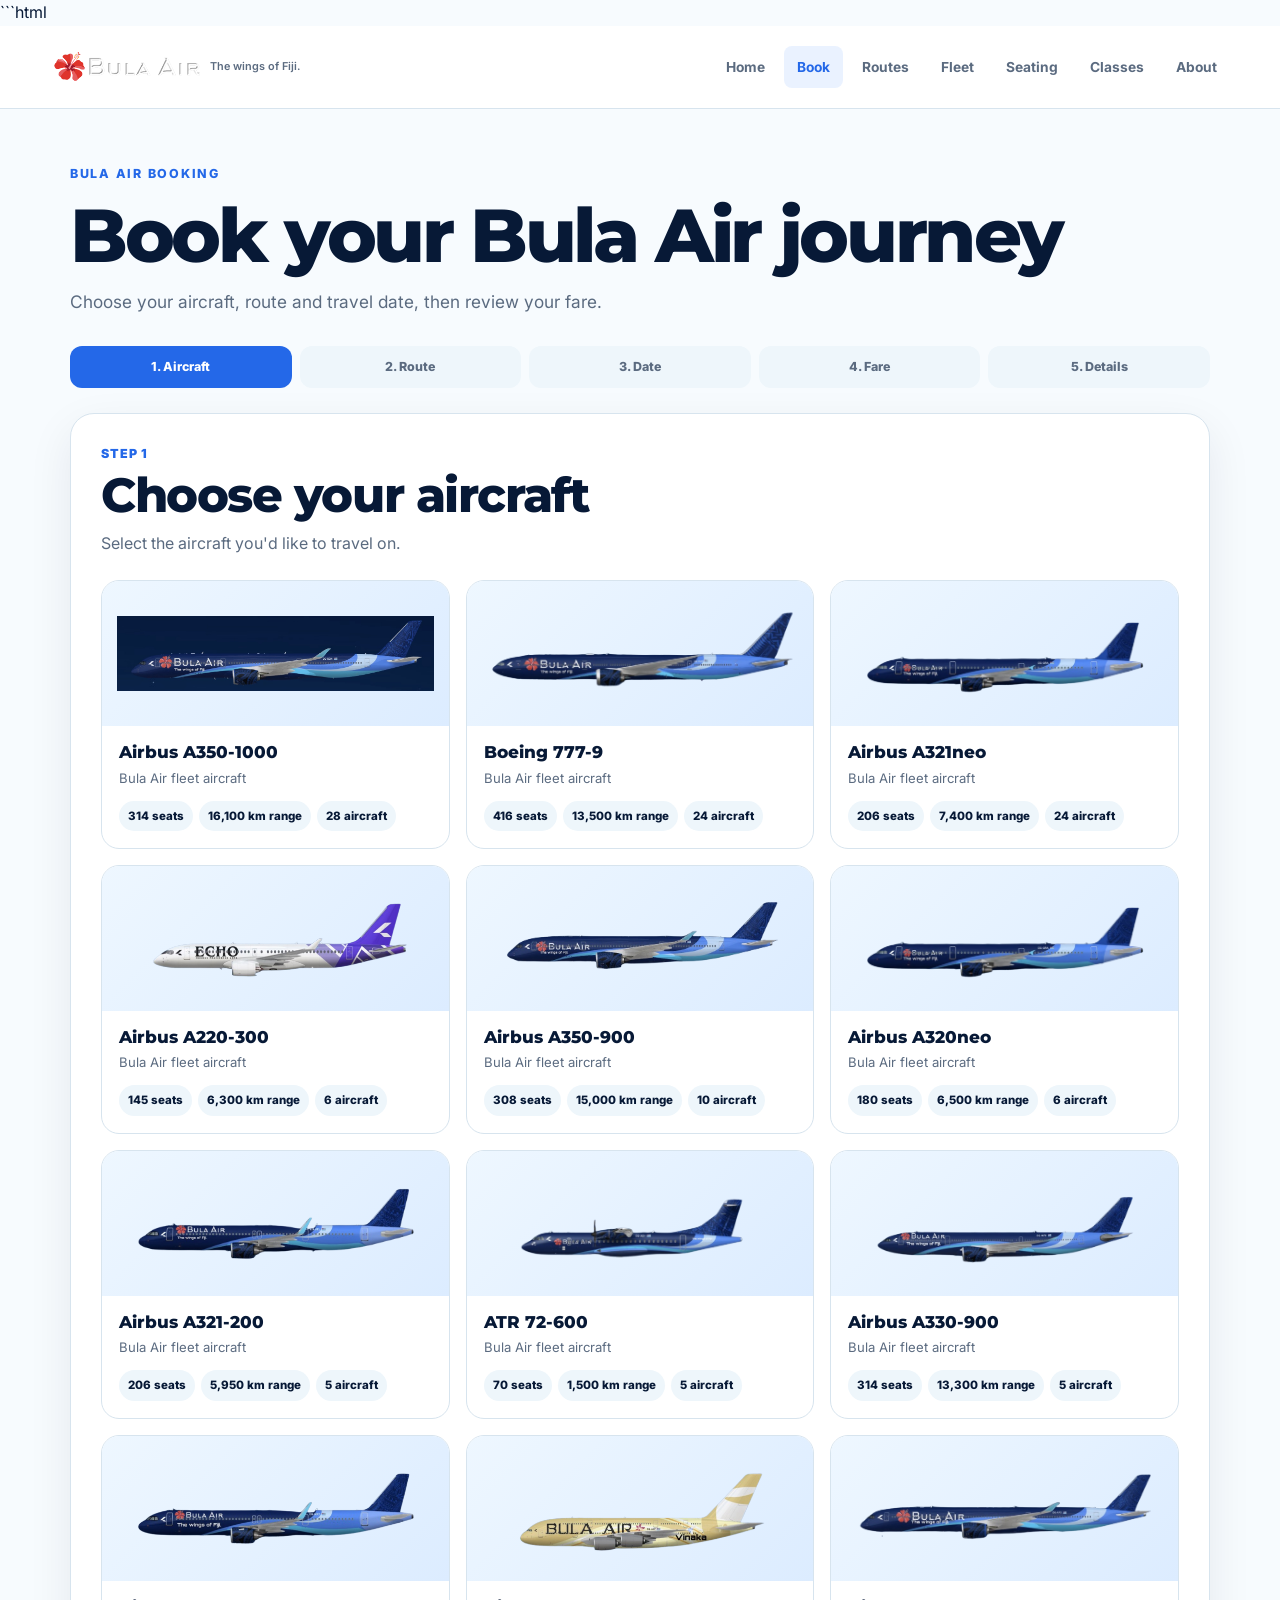
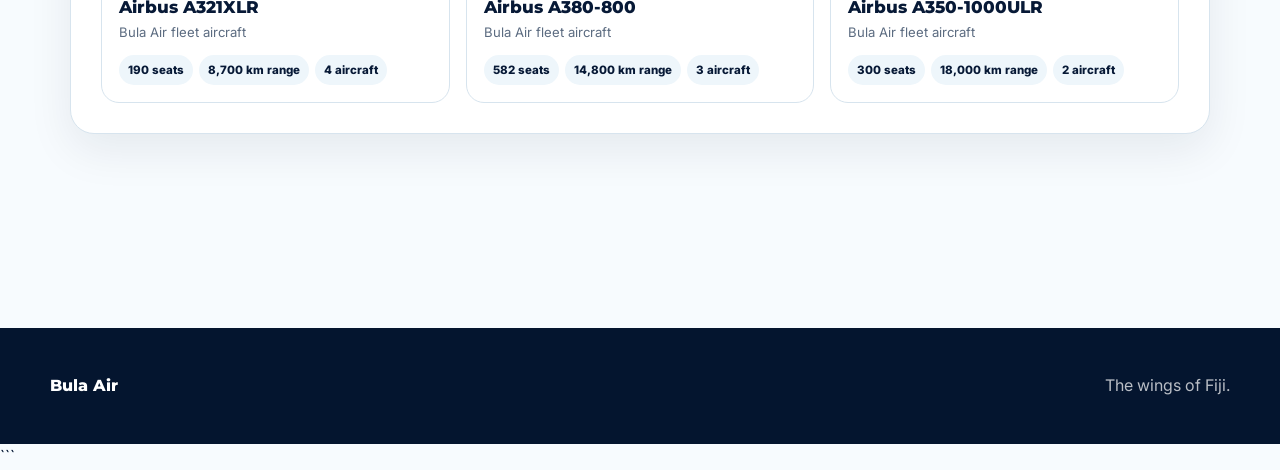
<file: pages/booking.html>
```html
<!doctype html>
<html lang="en">
<head>
  <meta charset="utf-8">
  <meta name="viewport" content="width=device-width, initial-scale=1">

  <title>Book a Flight | Bula Air</title>

  <link rel="icon" href="../assets/images/branding/hibiscus.svg" type="image/svg+xml">
  <link rel="stylesheet" href="../assets/css/style.css">
  <link rel="stylesheet" href="../assets/css/polish.css">

  <style>
    .booking-page {
      max-width: 1180px;
      margin: 0 auto;
      padding: 55px 20px 90px;
    }

    .booking-hero {
      margin-bottom: 30px;
    }

    .booking-hero .eyebrow {
      margin-bottom: 8px;
    }

    .booking-hero h1 {
      margin-bottom: 10px;
    }

    .booking-panel {
      background: #fff;
      border: 1px solid var(--line);
      border-radius: 24px;
      padding: 30px;
      box-shadow: 0 16px 45px rgba(7, 25, 54, .08);
      margin-bottom: 24px;
    }

    .booking-step {
      display: none;
    }

    .booking-step.active {
      display: block;
    }

    .step-heading {
      margin-bottom: 24px;
    }

    .step-heading h2 {
      margin: 4px 0 8px;
    }

    .step-heading p {
      margin: 0;
      color: var(--muted);
    }

    .step-number {
      font-size: .78rem;
      font-weight: 900;
      color: var(--blue);
      text-transform: uppercase;
      letter-spacing: .08em;
    }

    /* Progress */

    .booking-progress {
      display: grid;
      grid-template-columns: repeat(5, 1fr);
      gap: 8px;
      margin-bottom: 25px;
    }

    .progress-item {
      padding: 11px 8px;
      border-radius: 12px;
      background: var(--mist);
      color: var(--muted);
      text-align: center;
      font-size: .78rem;
      font-weight: 800;
      transition: .2s ease;
    }

    .progress-item.active {
      background: var(--blue);
      color: #fff;
    }

    .progress-item.complete {
      background: #eaf5ff;
      color: var(--blue);
    }

    /* Aircraft */

    .aircraft-grid {
      display: grid;
      grid-template-columns: repeat(3, 1fr);
      gap: 16px;
    }

    .aircraft-card {
      border: 1px solid var(--line);
      border-radius: 18px;
      background: #fff;
      overflow: hidden;
      cursor: pointer;
      transition:
        transform .18s ease,
        box-shadow .18s ease,
        border-color .18s ease;
    }

    .aircraft-card:hover {
      transform: translateY(-3px);
      box-shadow: 0 12px 30px rgba(7, 25, 54, .10);
    }

    .aircraft-card.selected {
      border-color: var(--blue);
      box-shadow: 0 0 0 3px rgba(36, 104, 232, .12);
    }

    .aircraft-image {
      height: 145px;
      background: linear-gradient(135deg, #eef7ff, #dcecff);
      display: flex;
      align-items: center;
      justify-content: center;
      padding: 15px;
    }

    .aircraft-image img {
      max-width: 100%;
      max-height: 115px;
      object-fit: contain;
    }

    .aircraft-info {
      padding: 17px;
    }

    .aircraft-info h3 {
      margin: 0 0 5px;
      font-size: 1.05rem;
    }

    .aircraft-info p {
      margin: 0 0 12px;
      color: var(--muted);
      font-size: .82rem;
    }

    .aircraft-meta,
    .route-details {
      display: flex;
      flex-wrap: wrap;
      gap: 6px;
    }

    .booking-pill {
      padding: 6px 9px;
      border-radius: 999px;
      background: var(--mist);
      color: var(--ink);
      font-size: .72rem;
      font-weight: 800;
    }

    /* Routes */

    .route-grid {
      display: grid;
      gap: 13px;
    }

    .route-card {
      border: 1px solid var(--line);
      border-radius: 17px;
      padding: 18px;
      display: grid;
      grid-template-columns: 1fr auto;
      gap: 20px;
      align-items: center;
      cursor: pointer;
      background: #fff;
      transition: .18s ease;
    }

    .route-card:hover {
      border-color: var(--blue);
      box-shadow: 0 8px 25px rgba(7, 25, 54, .07);
    }

    .route-card.selected {
      border-color: var(--blue);
      box-shadow: 0 0 0 3px rgba(36, 104, 232, .12);
    }

    .route-flight-number {
      font-size: .76rem;
      color: var(--blue);
      font-weight: 900;
      margin-bottom: 8px;
    }

    .route-main {
      display: grid;
      grid-template-columns: 1fr auto 1fr;
      gap: 20px;
      align-items: center;
    }

    .airport-code {
      font-size: 1.5rem;
      font-weight: 900;
    }

    .route-time {
      color: var(--muted);
      font-size: .85rem;
      margin-top: 2px;
    }

    .route-arrow {
      color: var(--blue);
      font-weight: 900;
      font-size: 1.3rem;
    }

    .route-details {
      margin-top: 10px;
    }

    .route-price {
      text-align: right;
    }

    .route-price small {
      color: var(--muted);
      display: block;
      font-size: .72rem;
    }

    .route-price strong {
      display: block;
      font-size: 1.35rem;
      margin: 3px 0 10px;
    }

    /* Inputs */

    .date-box {
      max-width: 500px;
    }

    .date-box label,
    .passenger-field label {
      display: block;
      font-weight: 800;
      margin-bottom: 8px;
    }

    .date-box input,
    .booking-input,
    .booking-select {
      width: 100%;
      min-height: 52px;
      border: 1px solid var(--line-dark);
      border-radius: 13px;
      padding: 0 14px;
      background: #fff;
      color: var(--ink);
      font: inherit;
      outline: none;
      box-sizing: border-box;
    }

    .date-box input:focus,
    .booking-input:focus,
    .booking-select:focus {
      border-color: var(--blue);
      box-shadow: 0 0 0 3px rgba(36, 104, 232, .12);
    }

    /* Fare */

    .price-summary {
      background: linear-gradient(135deg, #f5faff, #edf5ff);
      border: 1px solid #dbeaff;
      border-radius: 20px;
      padding: 24px;
      margin-bottom: 22px;
    }

    .price-summary h3 {
      margin-top: 0;
    }

    .price-row {
      display: flex;
      justify-content: space-between;
      gap: 20px;
      padding: 9px 0;
      color: var(--muted);
    }

    .price-row strong {
      color: var(--ink);
      text-align: right;
    }

    .price-row.total {
      margin-top: 10px;
      padding-top: 17px;
      border-top: 1px solid #cddff2;
      color: var(--ink);
      font-weight: 900;
      font-size: 1.2rem;
    }

    .passenger-grid {
      display: grid;
      grid-template-columns: 1fr 1fr;
      gap: 16px;
    }

    .passenger-field {
      display: flex;
      flex-direction: column;
      gap: 7px;
    }

    .passenger-field.full {
      grid-column: 1 / -1;
    }

    .passenger-field label {
      font-size: .86rem;
    }

    .booking-actions {
      display: flex;
      justify-content: space-between;
      gap: 12px;
      margin-top: 25px;
    }

    /* Success */

    .success-panel {
      text-align: center;
      padding: 45px 25px;
    }

    .success-icon {
      width: 70px;
      height: 70px;
      border-radius: 50%;
      margin: 0 auto 20px;
      display: flex;
      align-items: center;
      justify-content: center;
      background: #eaf8f0;
      color: #167342;
      font-size: 2rem;
      font-weight: 900;
    }

    .booking-reference {
      display: inline-block;
      margin: 15px 0 25px;
      padding: 12px 18px;
      border-radius: 12px;
      background: var(--mist);
      color: var(--blue);
      font-weight: 900;
      letter-spacing: .08em;
      font-size: 1.15rem;
    }

    .confirmation-card {
      max-width: 650px;
      margin: 0 auto 25px;
      text-align: left;
      border: 1px solid var(--line);
      border-radius: 17px;
      padding: 20px;
      background: #fff;
    }

    .confirmation-row {
      display: flex;
      justify-content: space-between;
      gap: 15px;
      padding: 9px 0;
      border-bottom: 1px solid var(--line);
    }

    .confirmation-row:last-child {
      border-bottom: 0;
    }

    .confirmation-row span:first-child {
      color: var(--muted);
    }

    /* Status */

    .booking-status {
      padding: 15px;
      border-radius: 14px;
      background: var(--mist);
      color: var(--ink);
      font-weight: 700;
      margin-bottom: 18px;
    }

    .booking-status.error {
      background: #fff1f1;
      color: #a42626;
    }

    .booking-empty {
      padding: 30px;
      text-align: center;
      border: 1px dashed var(--line-dark);
      border-radius: 17px;
      color: var(--muted);
    }

    @media (max-width: 900px) {
      .aircraft-grid {
        grid-template-columns: 1fr 1fr;
      }
    }

    @media (max-width: 650px) {
      .booking-page {
        padding: 35px 15px 70px;
      }

      .booking-panel {
        padding: 20px;
      }

      .booking-progress {
        grid-template-columns: 1fr;
      }

      .aircraft-grid {
        grid-template-columns: 1fr;
      }

      .route-card {
        grid-template-columns: 1fr;
      }

      .route-price {
        text-align: left;
      }

      .route-main {
        grid-template-columns: 1fr;
        gap: 4px;
      }

      .route-arrow {
        display: none;
      }

      .passenger-grid {
        grid-template-columns: 1fr;
      }

      .passenger-field.full {
        grid-column: auto;
      }

      .booking-actions {
        flex-direction: column;
      }

      .price-row {
        flex-direction: column;
        gap: 3px;
      }

      .price-row strong {
        text-align: left;
      }
    }
  </style>
</head>

<body data-page="booking">

<header class="site-header">
  <div class="container nav-shell">

    <a class="brand brand-logo" href="index.html" aria-label="Bula Air home">
      <img
        src="../assets/images/branding/bula-air-logo.png"
        alt="Bula Air logo"
      >
      <small>The wings of Fiji.</small>
    </a>

    <nav class="nav-links" aria-label="Main navigation">
      <a href="index.html">Home</a>
      <a href="booking.html" aria-current="page">Book</a>
      <a href="routes.html">Routes</a>
      <a href="fleet.html">Fleet</a>
      <a href="seating.html">Seating</a>
      <a href="classes.html">Classes</a>
      <a href="about.html">About</a>
    </nav>

  </div>
</header>

<main class="booking-page">

  <section class="booking-hero">
    <p class="eyebrow">Bula Air Booking</p>

    <h1>Book your Bula Air journey</h1>

    <p class="lead">
      Choose your aircraft, route and travel date, then review your fare.
    </p>
  </section>


  <!-- PROGRESS -->

  <div class="booking-progress">

    <div class="progress-item active" data-progress="1">
      1. Aircraft
    </div>

    <div class="progress-item" data-progress="2">
      2. Route
    </div>

    <div class="progress-item" data-progress="3">
      3. Date
    </div>

    <div class="progress-item" data-progress="4">
      4. Fare
    </div>

    <div class="progress-item" data-progress="5">
      5. Details
    </div>

  </div>


  <div id="booking-status" class="booking-status" hidden></div>


  <!-- STEP 1 -->

  <section
    class="booking-panel booking-step active"
    id="step-aircraft"
  >

    <div class="step-heading">

      <span class="step-number">
        Step 1
      </span>

      <h2>
        Choose your aircraft
      </h2>

      <p>
        Select the aircraft you'd like to travel on.
      </p>

    </div>

    <div
      id="aircraft-grid"
      class="aircraft-grid"
    ></div>

  </section>


  <!-- STEP 2 -->

  <section
    class="booking-panel booking-step"
    id="step-route"
  >

    <div class="step-heading">

      <span class="step-number">
        Step 2
      </span>

      <h2>
        Choose your route
      </h2>

      <p id="route-description">
        Routes operated by your selected aircraft.
      </p>

    </div>

    <div
      id="route-grid"
      class="route-grid"
    ></div>

    <div class="booking-actions">

      <button
        type="button"
        class="button button-secondary"
        id="back-aircraft"
      >
        Back
      </button>

    </div>

  </section>


  <!-- STEP 3 -->

  <section
    class="booking-panel booking-step"
    id="step-date"
  >

    <div class="step-heading">

      <span class="step-number">
        Step 3
      </span>

      <h2>
        Choose your travel date
      </h2>

      <p id="date-description">
        Select a date for your chosen service.
      </p>

    </div>

    <div class="date-box">

      <label for="travel-date">
        Departure date
      </label>

      <input
        id="travel-date"
        type="date"
        required
      >

    </div>

    <div class="booking-actions">

      <button
        type="button"
        class="button button-secondary"
        id="back-route"
      >
        Back
      </button>

      <button
        type="button"
        class="button button-primary"
        id="continue-date"
      >
        Calculate fare
      </button>

    </div>

  </section>


  <!-- STEP 4 -->

  <section
    class="booking-panel booking-step"
    id="step-fare"
  >

    <div class="step-heading">

      <span class="step-number">
        Step 4
      </span>

      <h2>
        Your fare
      </h2>

      <p>
        Review your flight and select your cabin and passenger count.
      </p>

    </div>


    <div class="price-summary">

      <h3 id="fare-route-title">
        Your Bula Air flight
      </h3>

      <div class="price-row">
        <span>Aircraft</span>
        <strong id="fare-aircraft"></strong>
      </div>

      <div class="price-row">
        <span>Departure</span>
        <strong id="fare-departure"></strong>
      </div>

      <div class="price-row">
        <span>Arrival</span>
        <strong id="fare-arrival"></strong>
      </div>

      <div class="price-row">
        <span>Travel date</span>
        <strong id="fare-date"></strong>
      </div>

      <div class="price-row">
        <span>Cabin</span>
        <strong id="fare-cabin-display"></strong>
      </div>

      <div class="price-row">
        <span>Passengers</span>
        <strong id="fare-passengers"></strong>
      </div>

      <div class="price-row">
        <span>Base fare</span>
        <strong id="fare-base"></strong>
      </div>

      <div class="price-row total">
        <span>Total</span>
        <strong id="fare-total"></strong>
      </div>

    </div>


    <div class="passenger-grid">

      <div class="passenger-field">

        <label for="fare-passenger-count">
          Passengers
        </label>

        <select
          id="fare-passenger-count"
          class="booking-select"
        >

          <option value="1">
            1 passenger
          </option>

          <option value="2">
            2 passengers
          </option>

          <option value="3">
            3 passengers
          </option>

          <option value="4">
            4 passengers
          </option>

          <option value="5">
            5 passengers
          </option>

          <option value="6">
            6 passengers
          </option>

          <option value="7">
            7 passengers
          </option>

          <option value="8">
            8 passengers
          </option>

          <option value="9">
            9 passengers
          </option>

        </select>

      </div>


      <div class="passenger-field">

        <label for="fare-cabin">
          Cabin
        </label>

        <select
          id="fare-cabin"
          class="booking-select"
        >

          <option value="economy">
            Economy
          </option>

          <option value="premium-economy">
            Premium Economy
          </option>

          <option value="business">
            Business
          </option>

          <option value="first">
            First Class
          </option>

        </select>

      </div>

    </div>


    <div class="booking-actions">

      <button
        type="button"
        class="button button-secondary"
        id="back-date"
      >
        Back
      </button>

      <button
        type="button"
        class="button button-primary"
        id="continue-details"
      >
        Continue
      </button>

    </div>

  </section>


  <!-- STEP 5 -->

  <section
    class="booking-panel booking-step"
    id="step-details"
  >

    <div class="step-heading">

      <span class="step-number">
        Step 5
      </span>

      <h2>
        Passenger details
      </h2>

      <p>
        Enter the details for the passenger or travelling family.
      </p>

    </div>


    <form id="passenger-form">

      <div class="passenger-grid">

        <div class="passenger-field full">

          <label for="family-name">
            Passenger / Family Name
          </label>

          <input
            id="family-name"
            class="booking-input"
            type="text"
            name="familyName"
            required
            autocomplete="family-name"
            placeholder="Enter passenger or family name"
          >

        </div>


        <div class="passenger-field">

          <label for="contact-email">
            Email
          </label>

          <input
            id="contact-email"
            class="booking-input"
            type="email"
            name="email"
            required
            autocomplete="email"
            placeholder="you@example.com"
          >

        </div>


        <div class="passenger-field">

          <label for="contact-phone">
            Phone
          </label>

          <input
            id="contact-phone"
            class="booking-input"
            type="tel"
            name="phone"
            autocomplete="tel"
            placeholder="Phone number"
          >

        </div>

      </div>


      <div class="booking-actions">

        <button
          type="button"
          class="button button-secondary"
          id="back-fare"
        >
          Back
        </button>

        <button
          type="submit"
          class="button button-primary"
        >
          Confirm booking
        </button>

      </div>

    </form>

  </section>


  <!-- SUCCESS -->

  <section
    class="booking-panel booking-step success-panel"
    id="step-success"
  >

    <div class="success-icon">
      ✓
    </div>

    <p class="eyebrow">
      Booking confirmed
    </p>

    <h2>
      Vinaka! Your booking was successful.
    </h2>

    <p>
      Your Bula Air journey has been saved successfully.
    </p>


    <div
      class="booking-reference"
      id="success-reference"
    >
      BA000000
    </div>


    <div class="confirmation-card">

      <div class="confirmation-row">
        <span>Passenger / Family</span>
        <strong id="success-name"></strong>
      </div>

      <div class="confirmation-row">
        <span>Flight</span>
        <strong id="success-flight"></strong>
      </div>

      <div class="confirmation-row">
        <span>Aircraft</span>
        <strong id="success-aircraft"></strong>
      </div>

      <div class="confirmation-row">
        <span>Route</span>
        <strong id="success-route"></strong>
      </div>

      <div class="confirmation-row">
        <span>Date</span>
        <strong id="success-date"></strong>
      </div>

      <div class="confirmation-row">
        <span>Cabin</span>
        <strong id="success-cabin"></strong>
      </div>

      <div class="confirmation-row">
        <span>Passengers</span>
        <strong id="success-passengers"></strong>
      </div>

      <div class="confirmation-row">
        <span>Total paid</span>
        <strong id="success-total"></strong>
      </div>

    </div>


    <a
      href="index.html"
      class="button button-primary"
    >
      Return home
    </a>

  </section>

</main>


<footer class="site-footer">

  <div class="container footer-grid">

    <strong>
      Bula Air
    </strong>

    <span>
      The wings of Fiji.
    </span>

  </div>

</footer>


<script src="../assets/js/booking.js"></script>

</body>
</html>
```
</file>
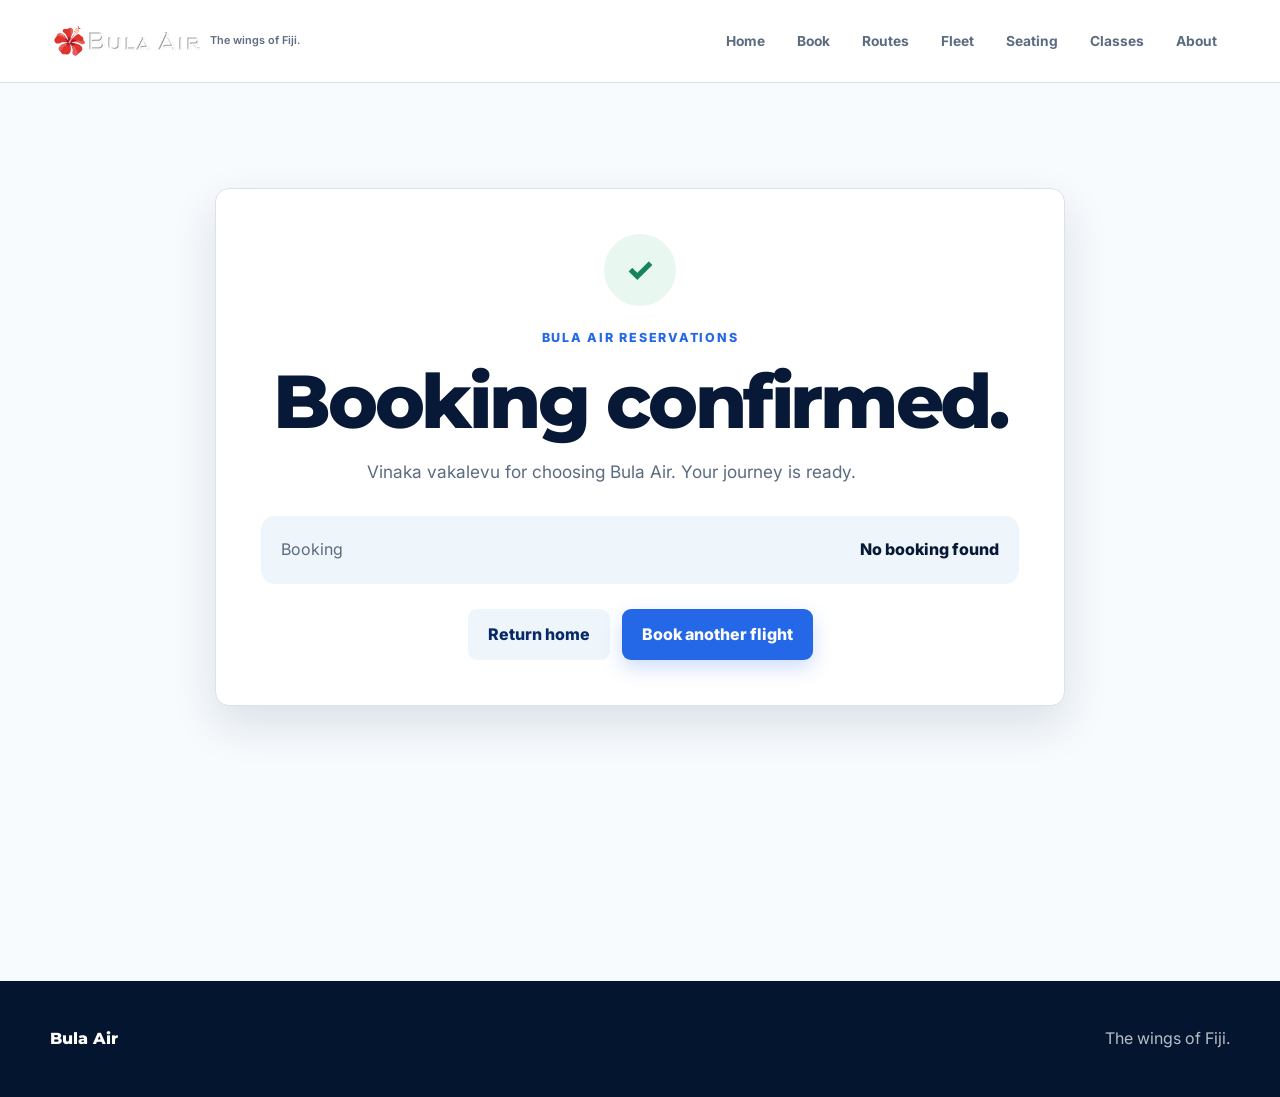
<file: pages/confirmation.html>
<!DOCTYPE html>
<html lang="en">

<head>

    <meta charset="UTF-8">
    <meta
        name="viewport"
        content="width=device-width, initial-scale=1.0"
    >

    <title>Booking Confirmed | Bula Air</title>

    <link
        rel="icon"
        href="../assets/images/branding/hibiscus.svg"
        type="image/svg+xml"
    >

    <link
        rel="stylesheet"
        href="../assets/css/style.css"
    >

    <link
        rel="stylesheet"
        href="../assets/css/polish.css"
    >

</head>


<body data-page="confirmation">


<header class="site-header">

    <div class="container nav-shell">

        <a
            class="brand brand-logo"
            href="index.html"
            aria-label="Bula Air home"
        >

            <img
                src="../assets/images/branding/bula-air-logo.png"
                alt="Bula Air logo"
            >

            <small>The wings of Fiji.</small>

        </a>


        <nav
            class="nav-links"
            aria-label="Main navigation"
        >

            <a href="index.html">Home</a>

            <a href="booking.html">Book</a>

            <a href="routes.html">Routes</a>

            <a href="fleet.html">Fleet</a>

            <a href="seating.html">Seating</a>

            <a href="classes.html">Classes</a>

            <a href="about.html">About</a>

        </nav>

    </div>

</header>


<main class="container page">

    <section class="confirmation-panel">

        <div class="confirmation-icon">
            ✓
        </div>


        <p class="eyebrow">
            Bula Air reservations
        </p>


        <h1>
            Booking confirmed.
        </h1>


        <p class="lead">
            Vinaka vakalevu for choosing Bula Air.
            Your journey is ready.
        </p>


        <div
            id="confirmation-details"
            class="booking-summary"
        ></div>


        <div
            style="
                display:flex;
                gap:12px;
                justify-content:center;
                flex-wrap:wrap;
                margin-top:25px;
            "
        >

            <a
                href="index.html"
                class="button button-secondary"
            >
                Return home
            </a>


            <a
                href="booking.html"
                class="button button-primary"
            >
                Book another flight
            </a>

        </div>

    </section>

</main>


<footer class="site-footer">

    <div class="container footer-grid">

        <strong>Bula Air</strong>

        <span>
            The wings of Fiji.
        </span>

    </div>

</footer>


<script>

const booking =
    JSON.parse(
        sessionStorage.getItem(
            "bulaAirBooking"
        )
    );


const details =
    document.getElementById(
        "confirmation-details"
    );


if (!booking) {

    details.innerHTML = `

        <div class="booking-summary-row">

            <span class="booking-summary-label">
                Booking
            </span>

            <strong class="booking-summary-value">
                No booking found
            </strong>

        </div>

    `;

} else {

    const passengerNames =
        booking.passengerDetails
            .map(
                passenger =>
                    `${passenger.firstName} ${passenger.lastName}`
            )
            .join(", ");


    const total =
        booking.flight.price *
        booking.passengers;


    details.innerHTML = `

        <div class="booking-summary-row">

            <span class="booking-summary-label">
                Confirmation
            </span>

            <strong class="booking-summary-value">
                ${booking.confirmationNumber}
            </strong>

        </div>


        <div class="booking-summary-row">

            <span class="booking-summary-label">
                Flight
            </span>

            <strong class="booking-summary-value">
                ${booking.flight.flight}
            </strong>

        </div>


        <div class="booking-summary-row">

            <span class="booking-summary-label">
                Route
            </span>

            <strong class="booking-summary-value">
                ${booking.from}
                →
                ${booking.to}
            </strong>

        </div>


        <div class="booking-summary-row">

            <span class="booking-summary-label">
                Departure
            </span>

            <strong class="booking-summary-value">
                ${booking.departure}
            </strong>

        </div>


        <div class="booking-summary-row">

            <span class="booking-summary-label">
                Passengers
            </span>

            <strong class="booking-summary-value">
                ${passengerNames}
            </strong>

        </div>


        <div class="booking-summary-row">

            <span class="booking-summary-label">
                Seats
            </span>

            <strong class="booking-summary-value">
                ${booking.selectedSeats
                    ? booking.selectedSeats.join(", ")
                    : "Selected"
                }
            </strong>

        </div>


        <div class="booking-summary-row">

            <span class="booking-summary-label">
                Total
            </span>

            <strong class="booking-summary-value">
                NZ$${total}
            </strong>

        </div>

    `;
}

</script>

</body>

</html>
</file>
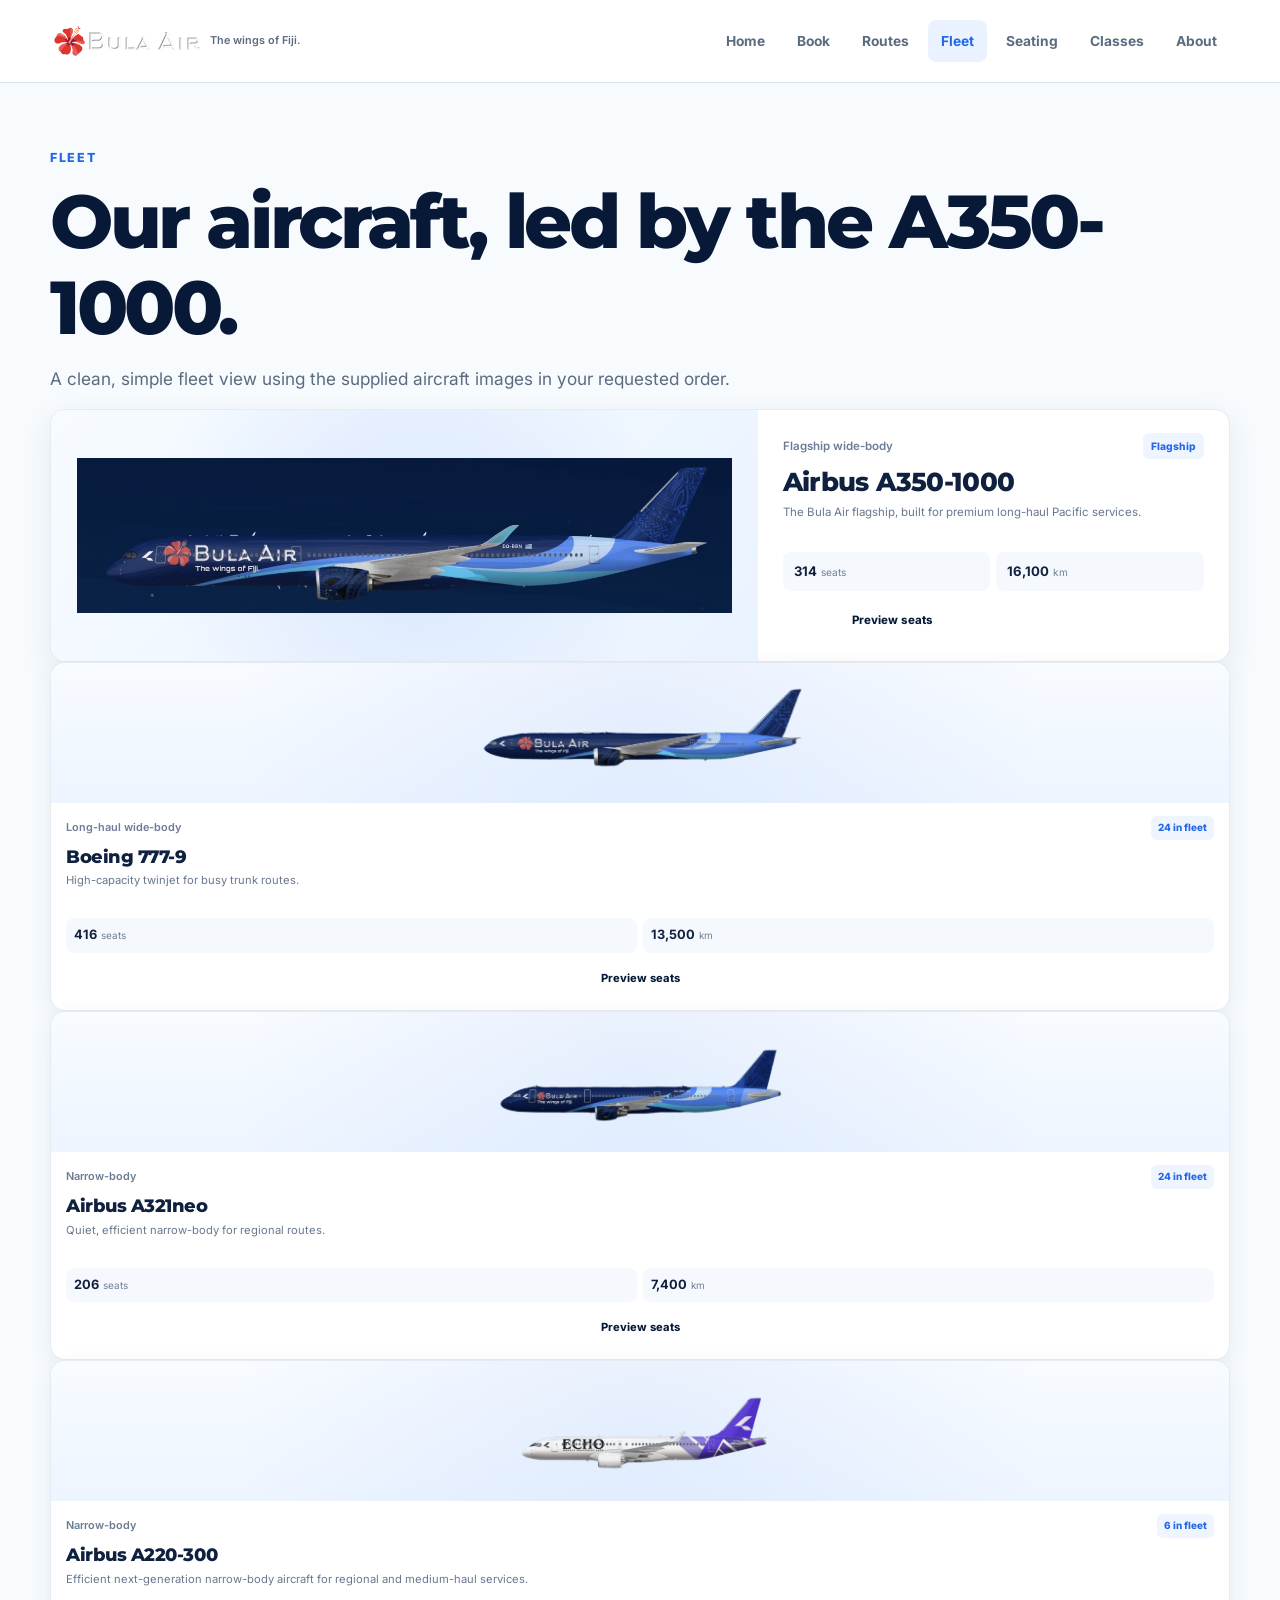
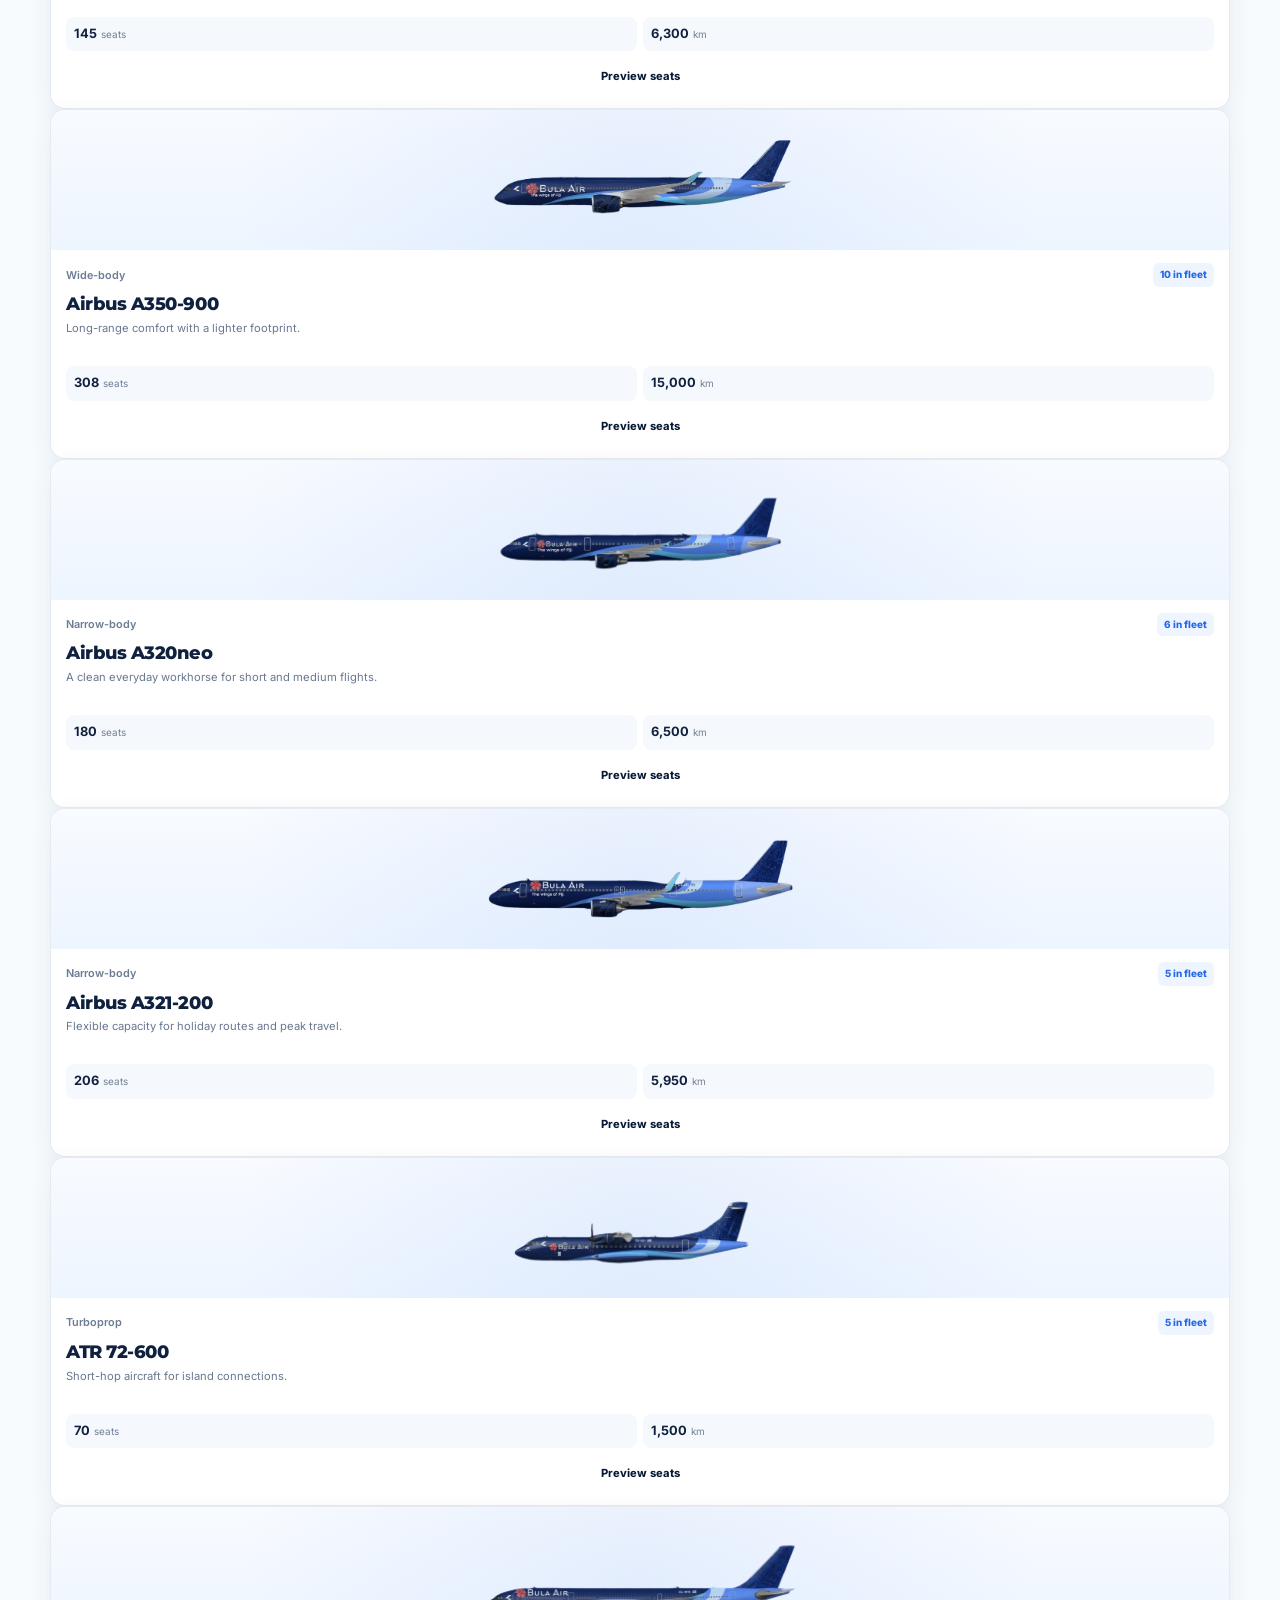
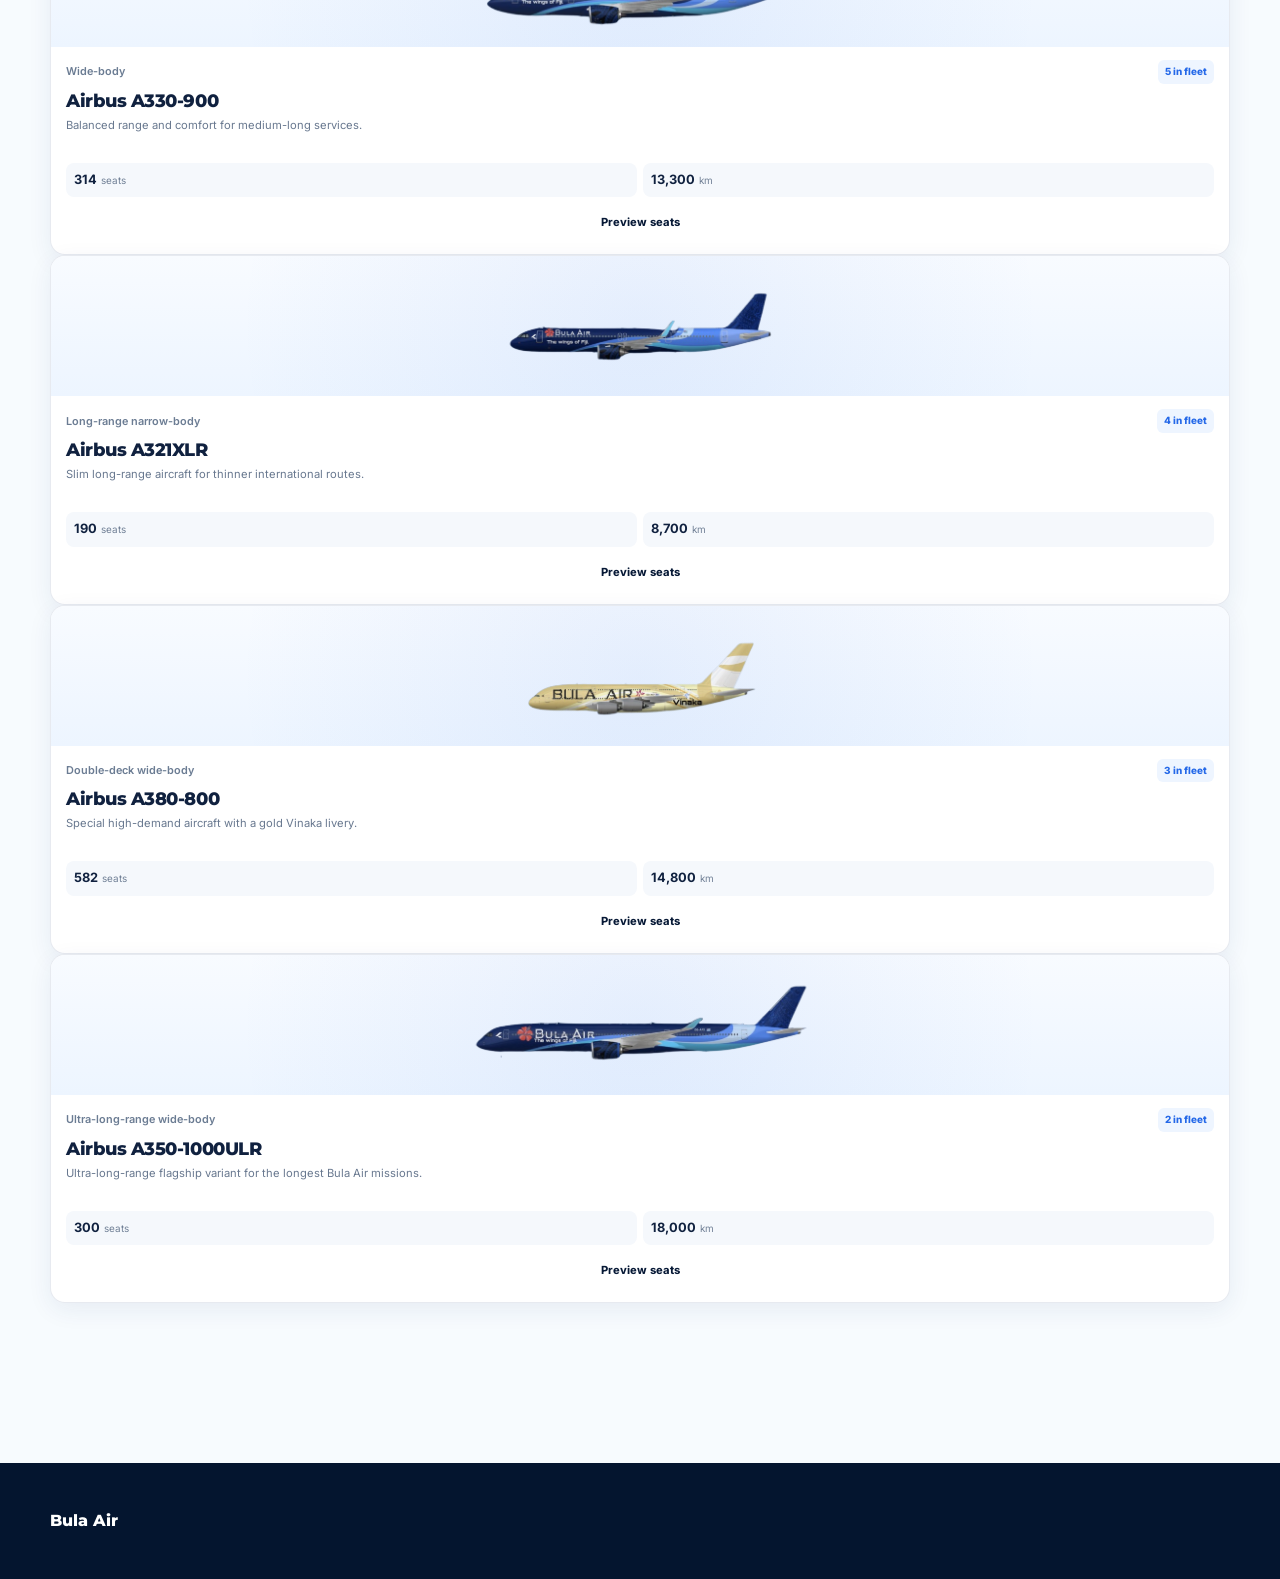
<file: pages/fleet.html>
<!doctype html>
<html lang="en">
<head>
  <meta charset="utf-8">
  <meta name="viewport" content="width=device-width, initial-scale=1">
  <title>Fleet | Bula Air</title>
  <link rel="icon" href="../assets/images/branding/hibiscus.svg" type="image/svg+xml">
  <link rel="shortcut icon" href="../assets/images/branding/hibiscus.svg">
  <link rel="mask-icon" href="../assets/images/branding/hibiscus.svg" color="#2468e8">
  <link rel="stylesheet" href="../assets/css/style.css">
  <link rel="stylesheet" href="../assets/css/polish.css">
</head>
<body data-page="fleet">
  <header class="site-header">
    <div class="container nav-shell">
      <a class="brand brand-logo" href="index.html" aria-label="Bula Air home"><img src="../assets/images/branding/bula-air-logo.png" alt="Bula Air logo"><small>The wings of Fiji.</small></a>
      <nav class="nav-links" aria-label="Main navigation"><a href="index.html">Home</a><a href="booking.html">Book</a><a href="routes.html">Routes</a><a href="fleet.html" aria-current="page">Fleet</a><a href="seating.html">Seating</a><a href="classes.html">Classes</a><a href="about.html">About</a></nav>
    </div>
  </header>
  <main class="container page">
    <p class="eyebrow">Fleet</p>
    <h1>Our aircraft, led by the A350-1000.</h1>
    <p class="lead">A clean, simple fleet view using the supplied aircraft images in your requested order.</p>
    <div id="fleet-list" class="feature-grid" aria-live="polite">Loading fleet...</div>
  </main>
    <footer class="site-footer"><div class="container footer-grid"><strong>Bula Air</strong><span></span></div></footer>
  <script src="../assets/js/main.js"></script>
</body>
</html>
</file>
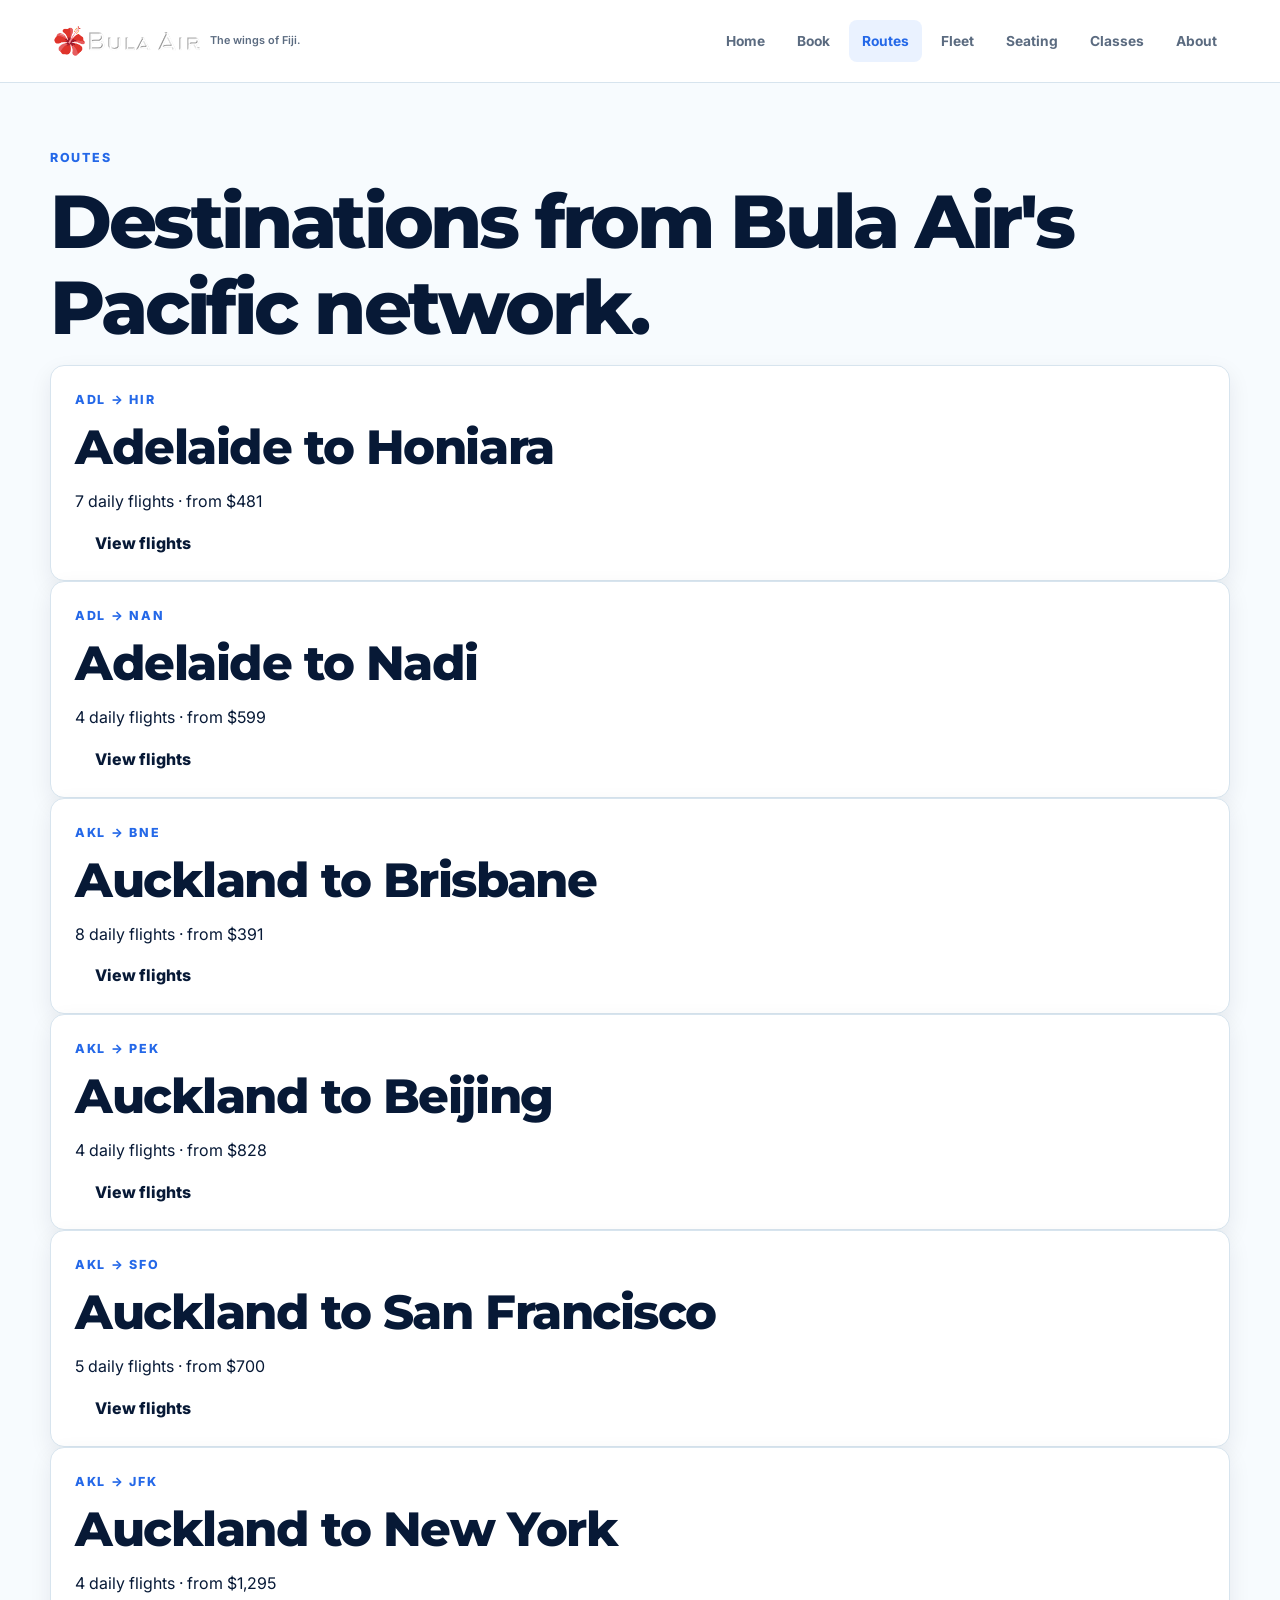
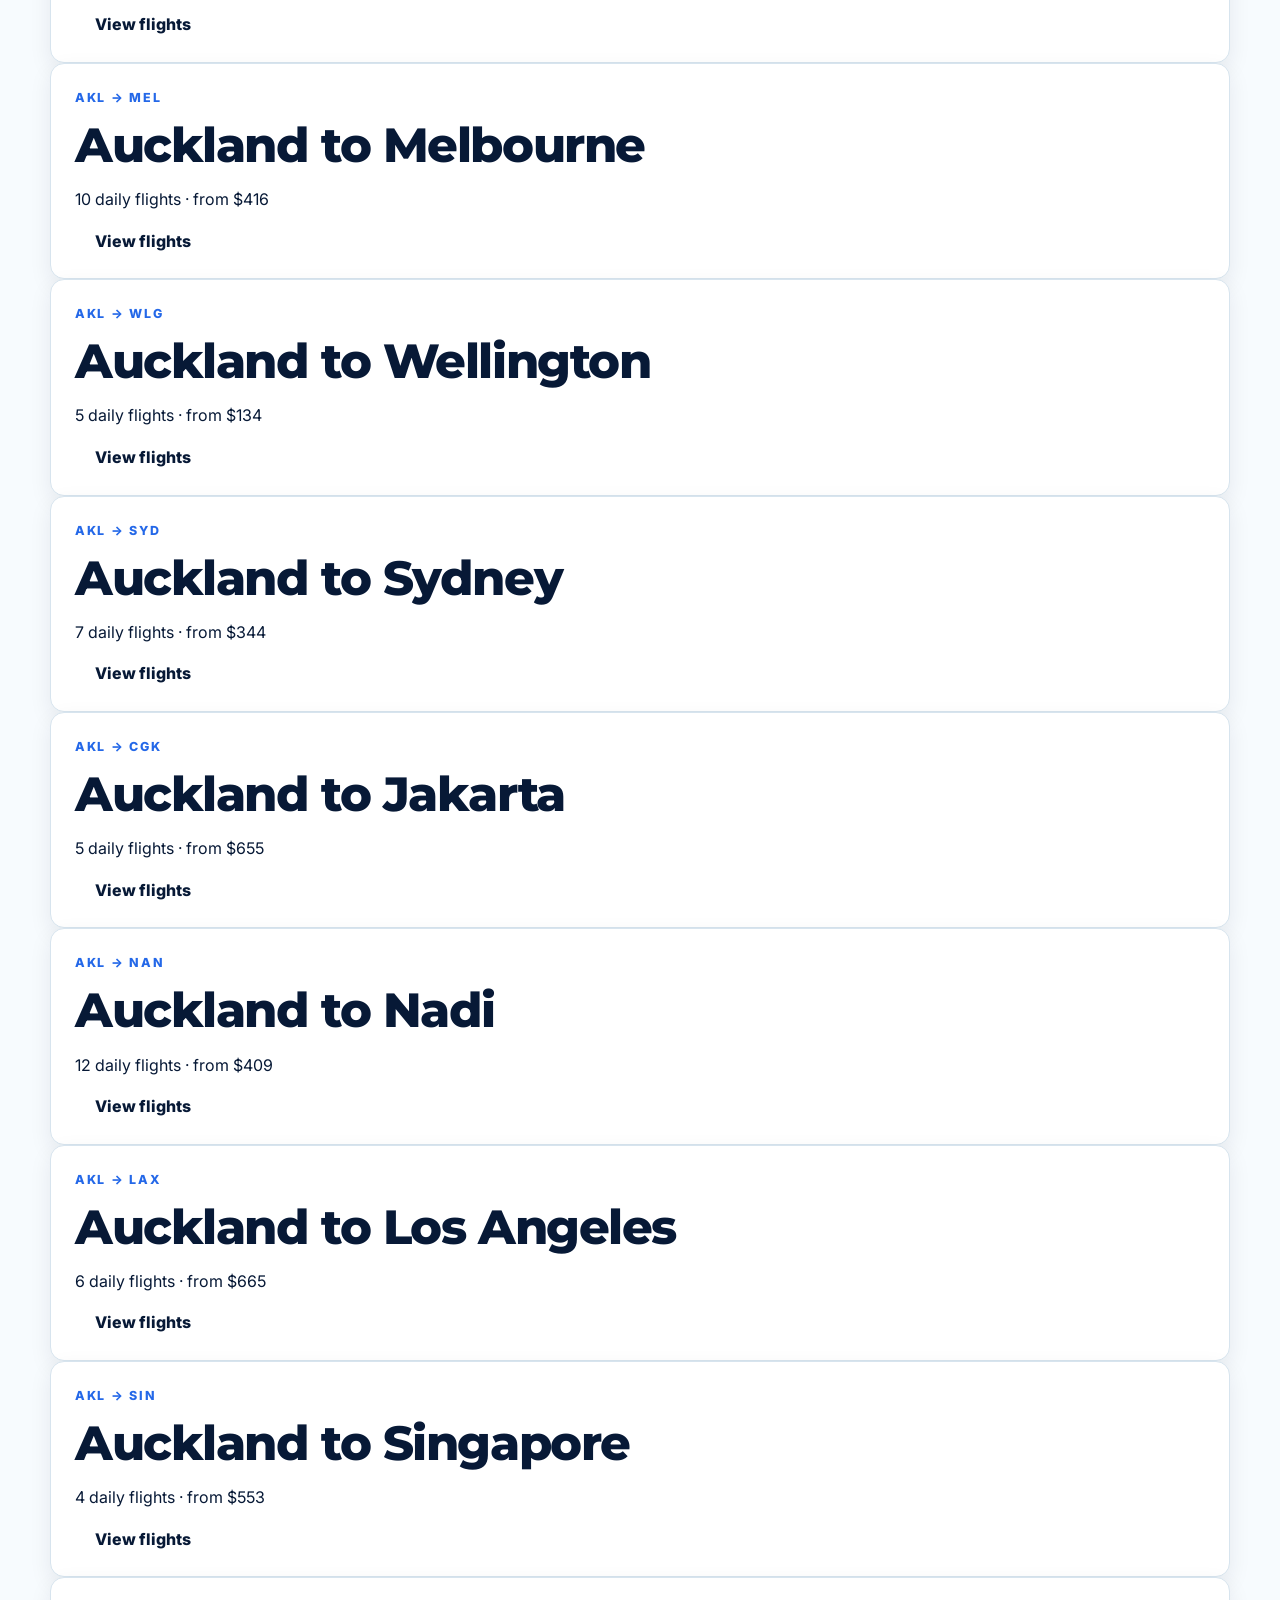
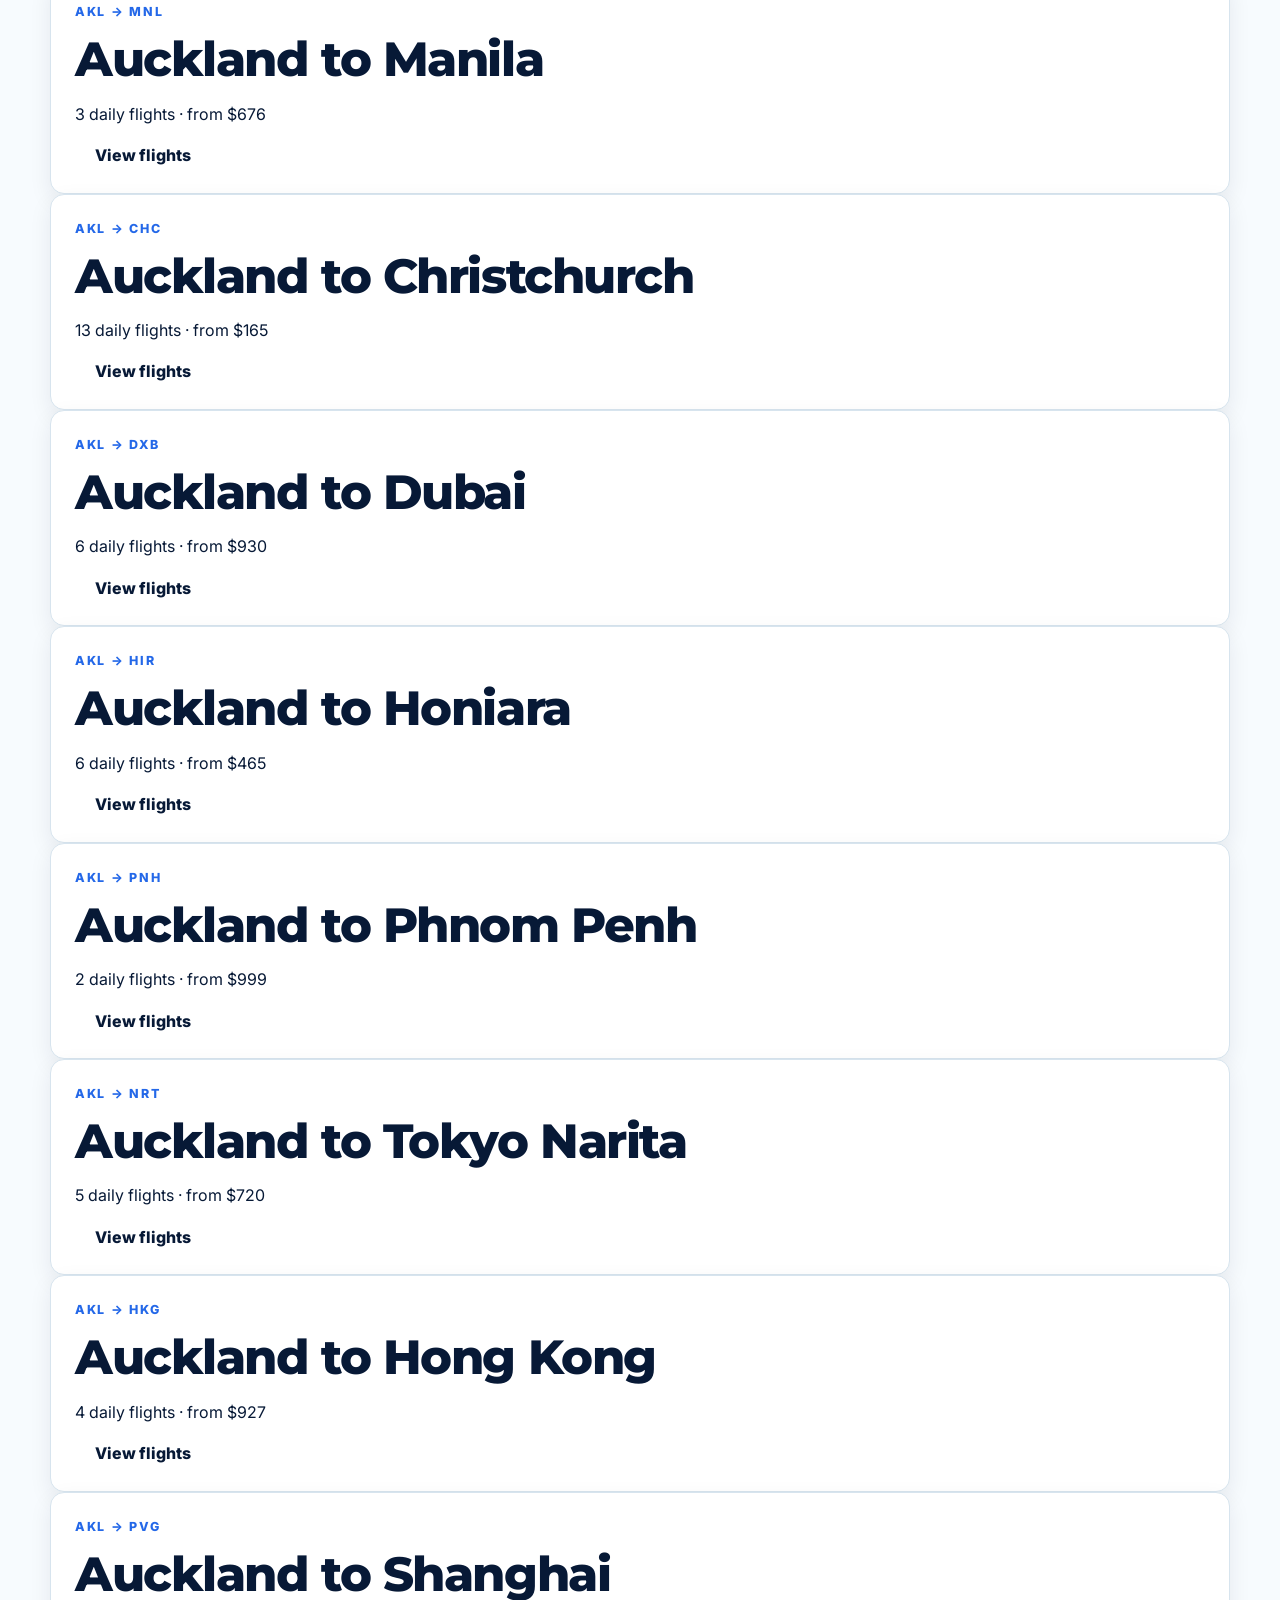
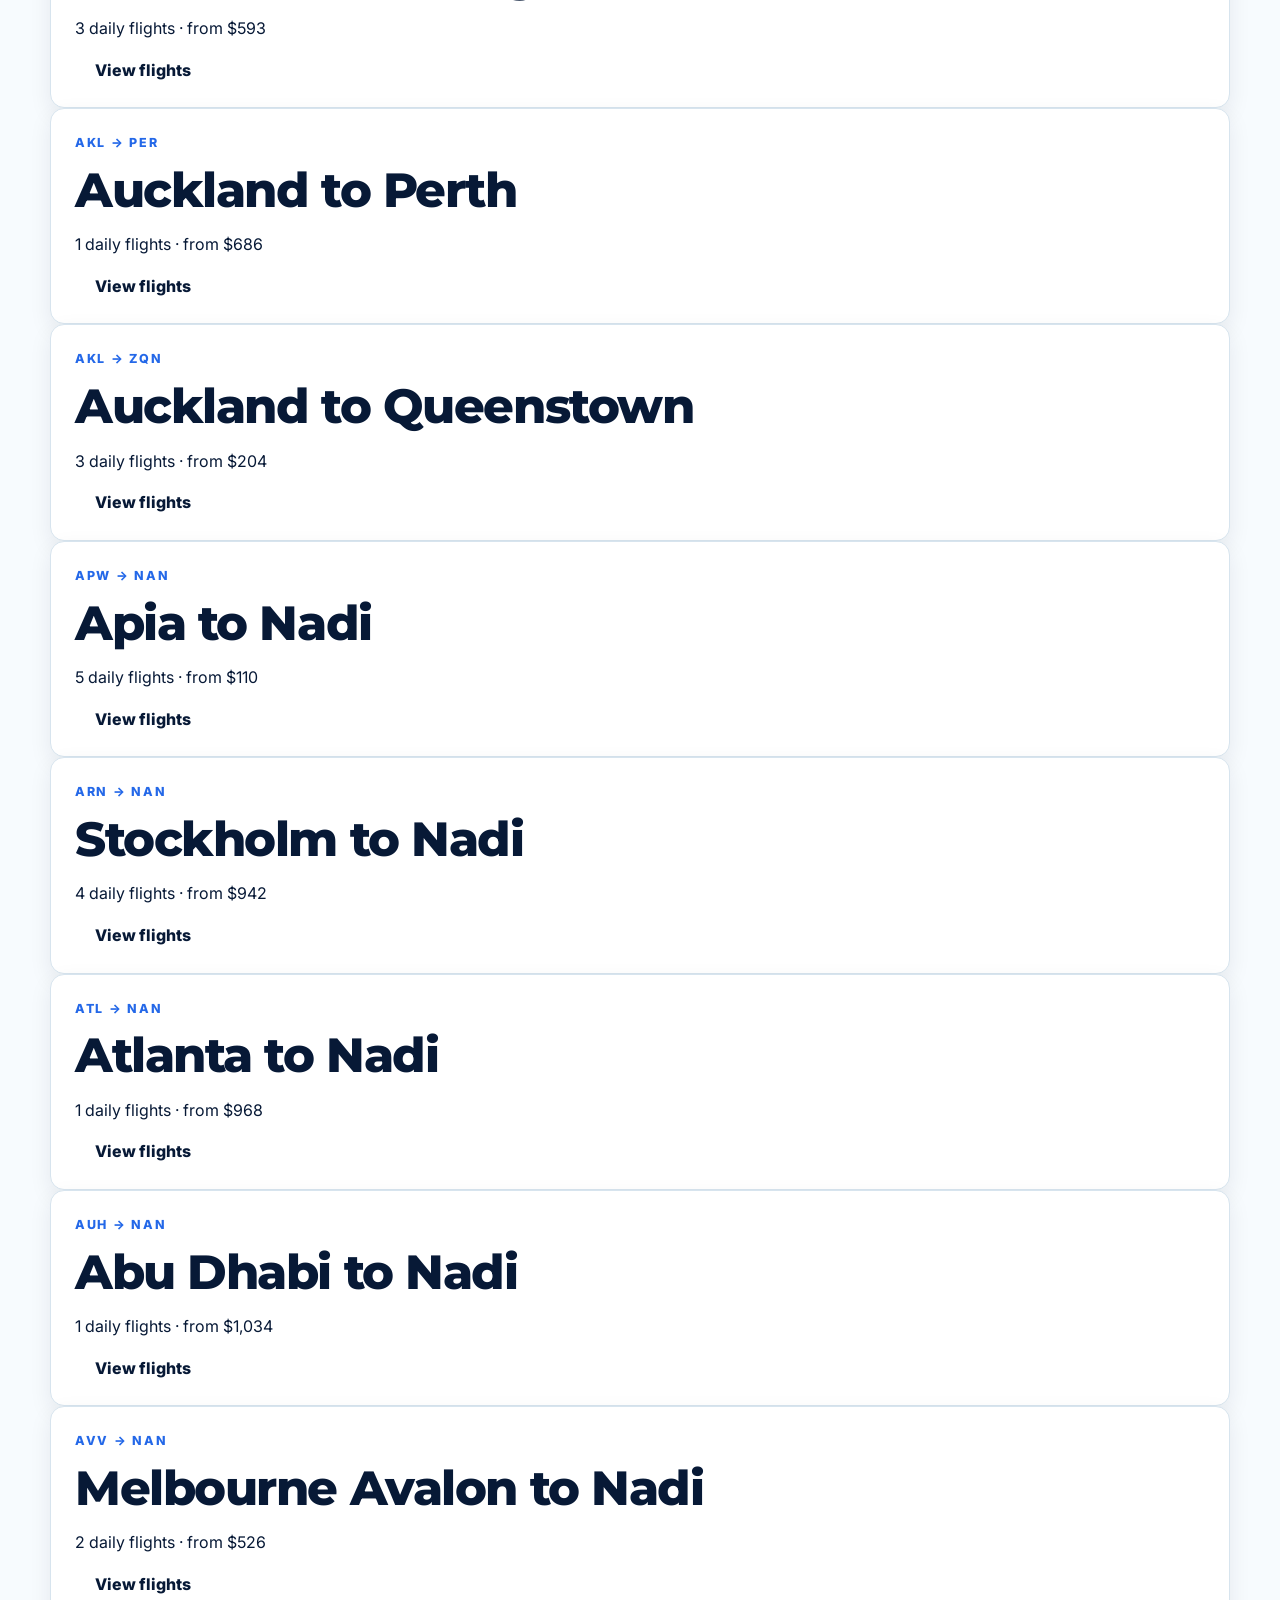
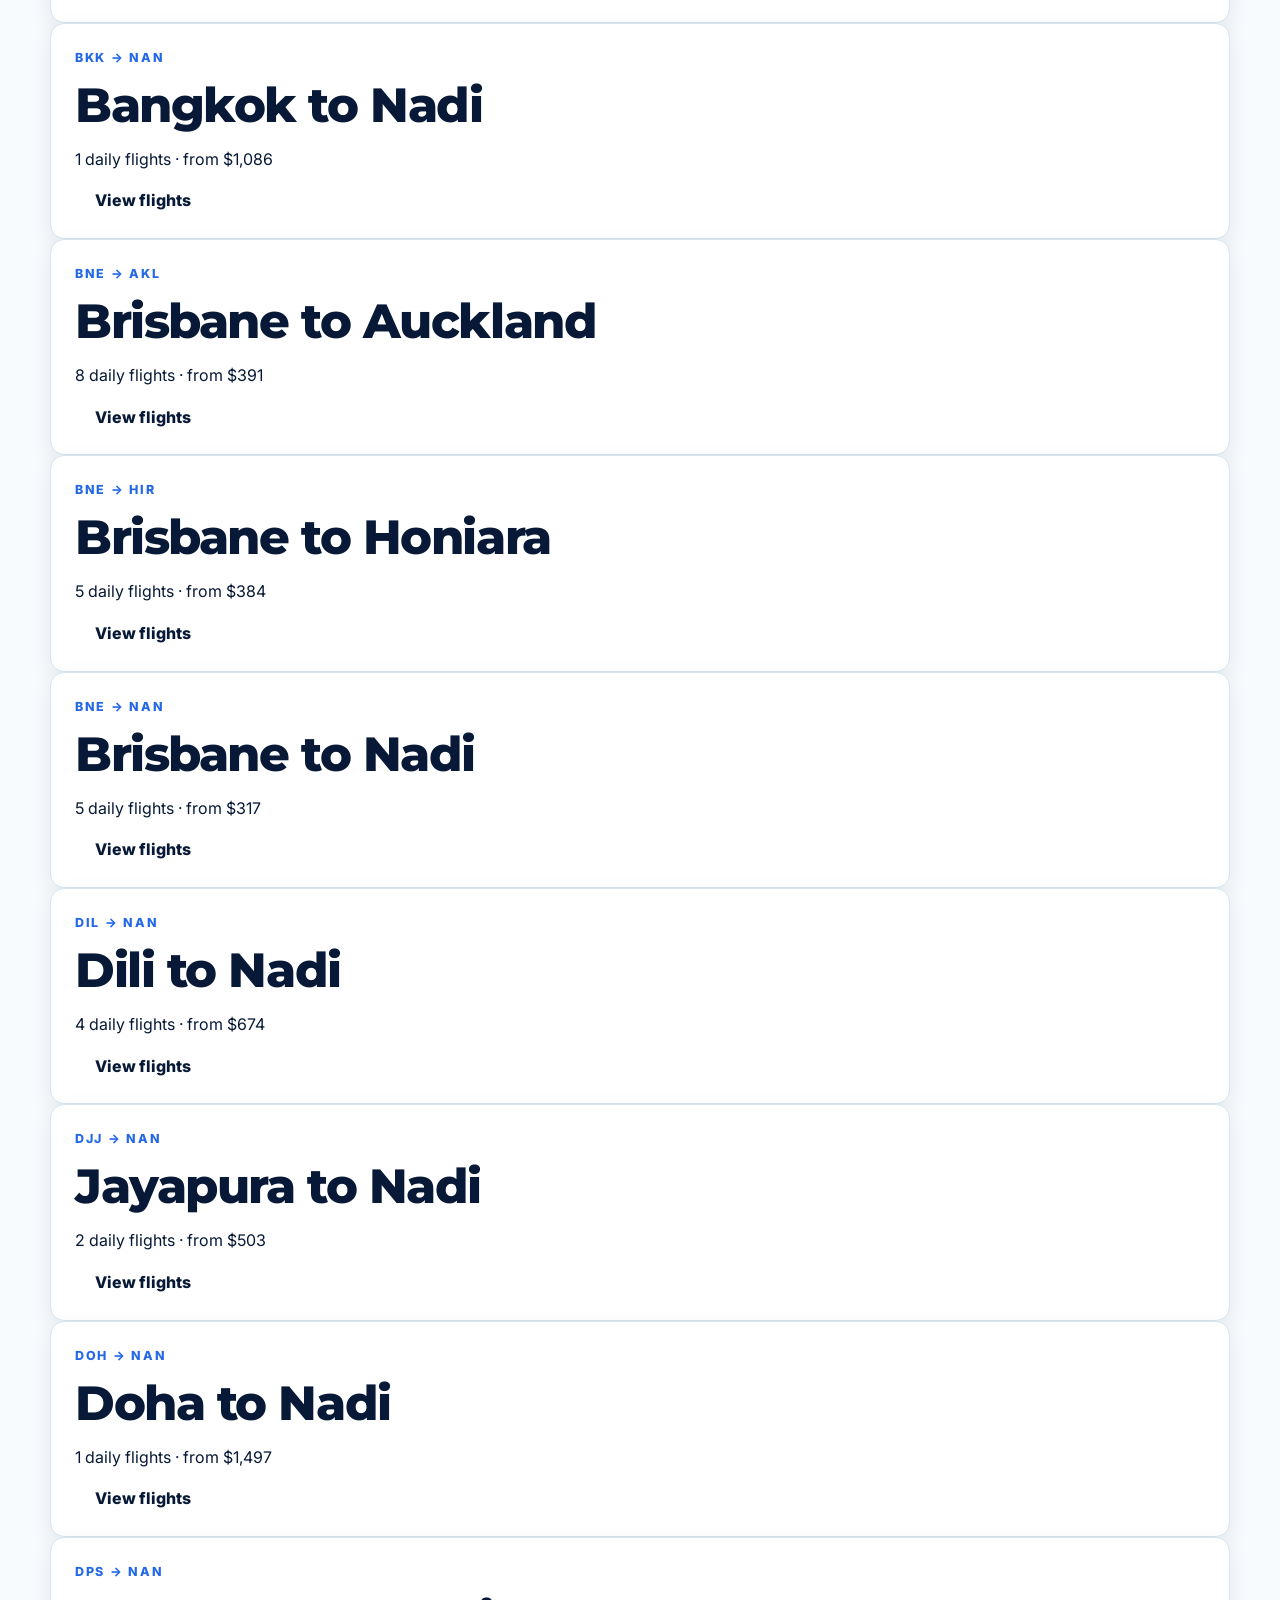
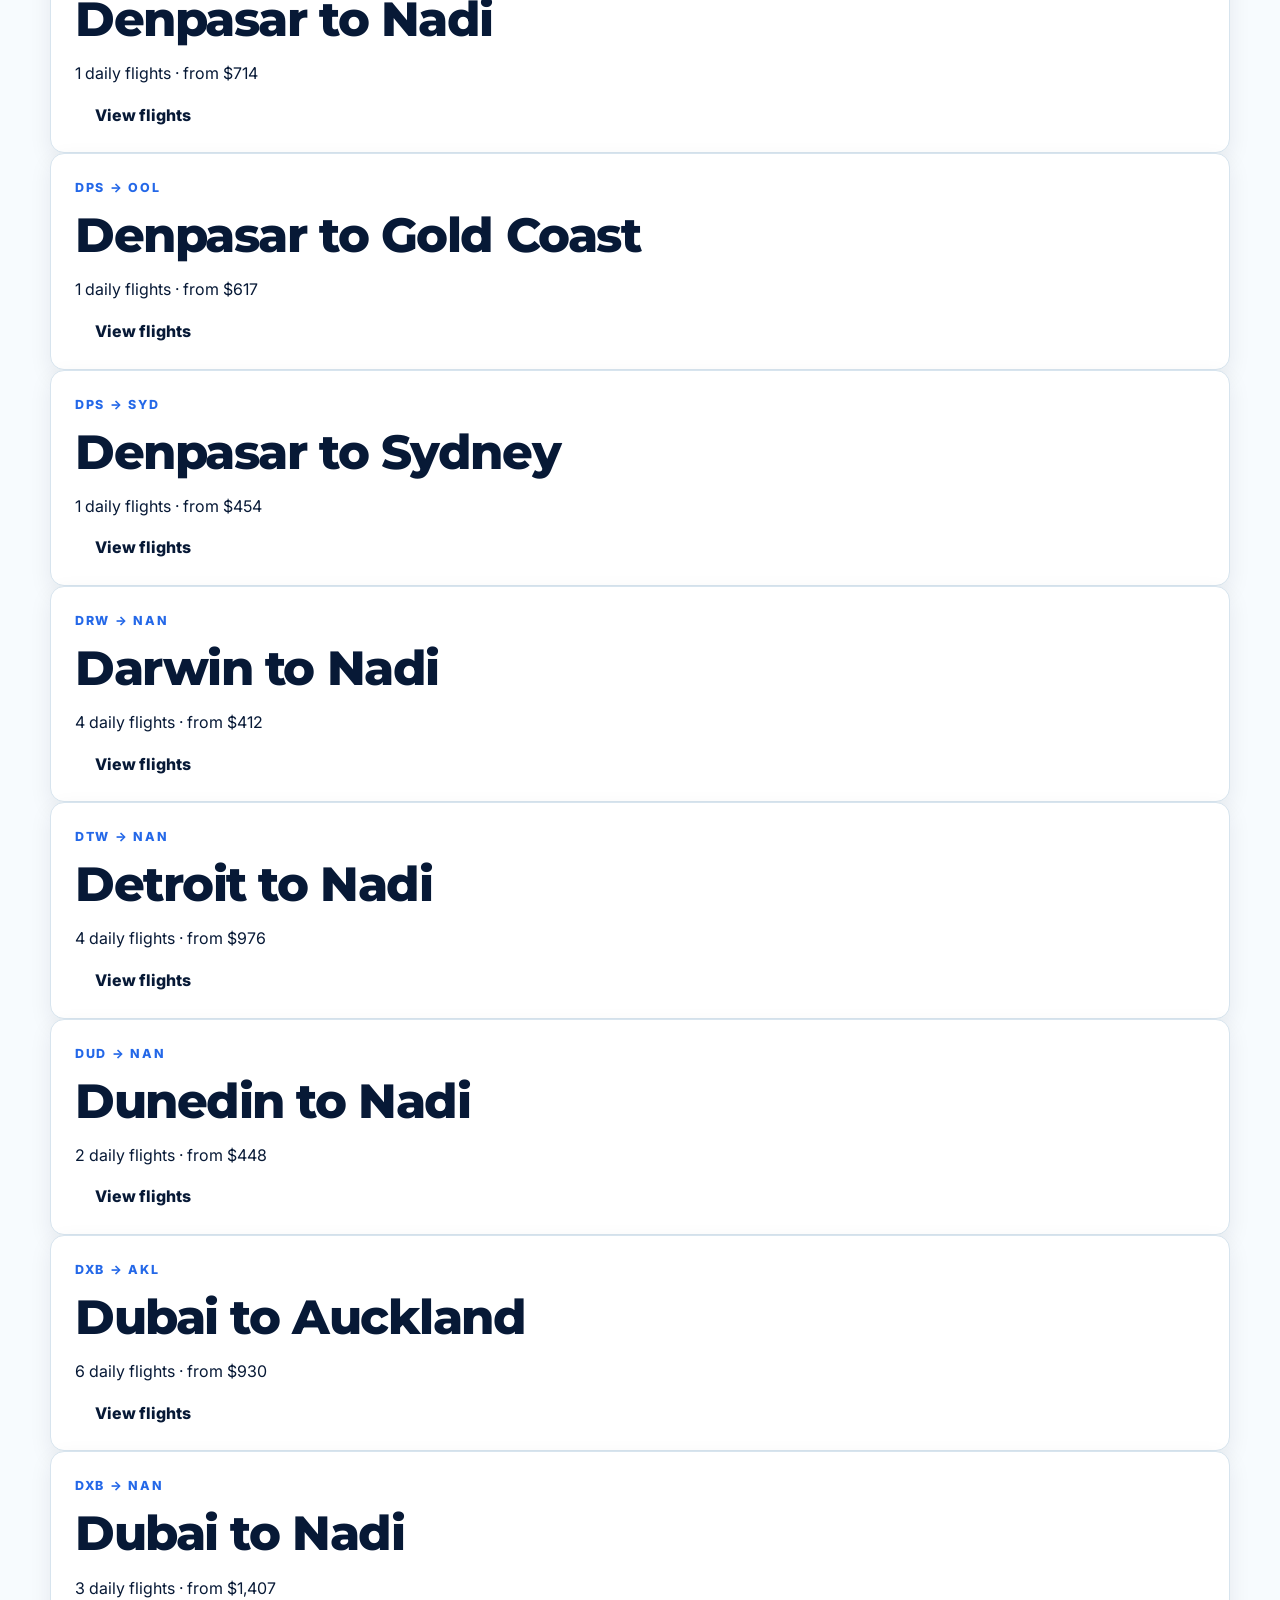
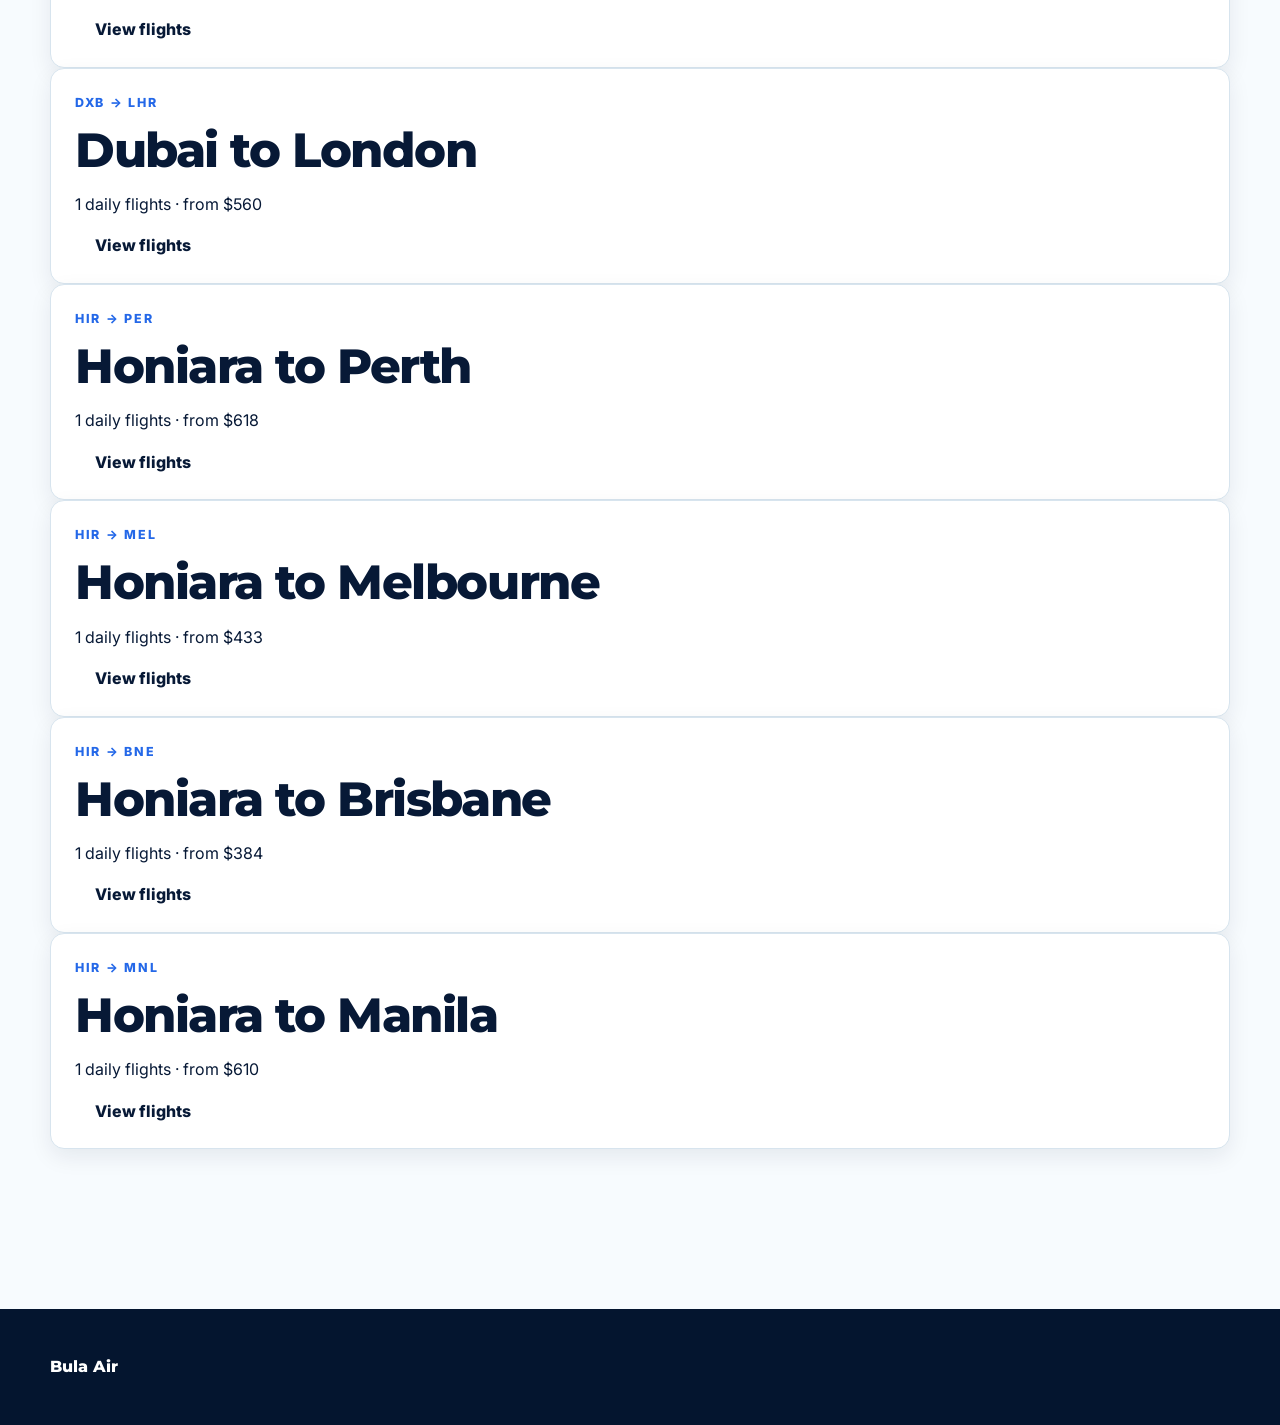
<file: pages/routes.html>
<!doctype html>
<html lang="en">
<head>
  <meta charset="utf-8">
  <meta name="viewport" content="width=device-width, initial-scale=1">
  <title>Routes | Bula Air</title>
  <link rel="icon" href="../assets/images/branding/hibiscus.svg" type="image/svg+xml">
  <link rel="shortcut icon" href="../assets/images/branding/hibiscus.svg">
  <link rel="mask-icon" href="../assets/images/branding/hibiscus.svg" color="#2468e8">
  <link rel="stylesheet" href="../assets/css/style.css">
  <link rel="stylesheet" href="../assets/css/polish.css">
</head>
<body data-page="routes">
  <header class="site-header">
    <div class="container nav-shell">
      <a class="brand brand-logo" href="index.html" aria-label="Bula Air home"><img src="../assets/images/branding/bula-air-logo.png" alt="Bula Air logo"><small>The wings of Fiji.</small></a>
      <nav class="nav-links" aria-label="Main navigation"><a href="index.html">Home</a><a href="booking.html">Book</a><a href="routes.html" aria-current="page">Routes</a><a href="fleet.html">Fleet</a><a href="seating.html">Seating</a><a href="classes.html">Classes</a><a href="about.html">About</a></nav>
    </div>
  </header>
  <main class="container page">
    <p class="eyebrow">Routes</p>
    <h1>Destinations from Bula Air's Pacific network.</h1>
    <div id="routes-list" class="feature-grid" aria-live="polite">Loading routes...</div>
  </main>
  <footer class="site-footer"><div class="container footer-grid"><strong>Bula Air</strong><span></span></div></footer>
  <script src="../assets/js/main.js"></script>
</body>
</html>
</file>
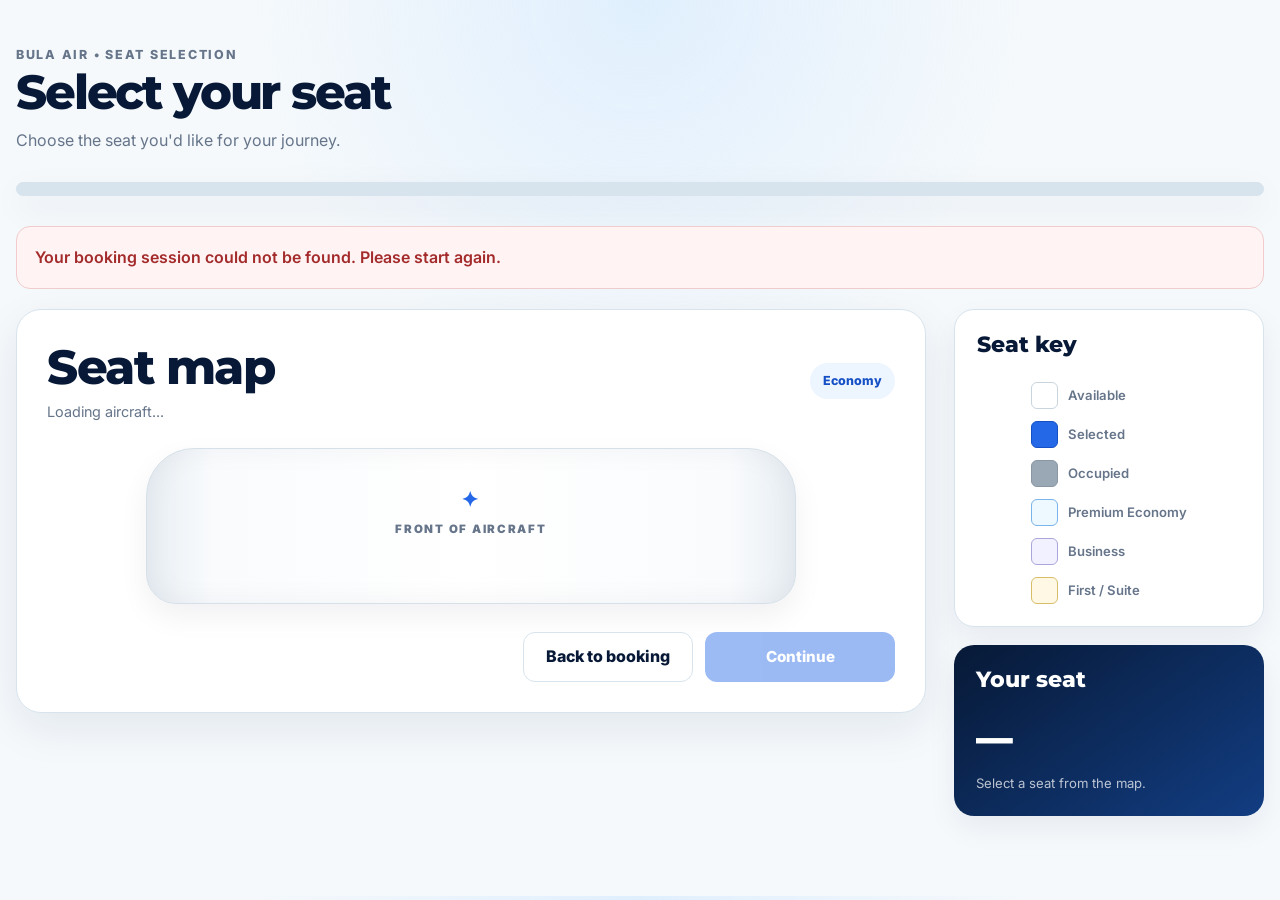
<file: pages/seat-selection.html>
<!DOCTYPE html>
<html lang="en">

<head>
    <meta charset="UTF-8">
    <meta name="viewport" content="width=device-width, initial-scale=1.0">

    <title>Select Your Seat | Bula Air</title>

    <link rel="icon"
          href="../assets/images/branding/hibiscus.svg"
          type="image/svg+xml">

    <link rel="stylesheet" href="../assets/css/style.css">
    <link rel="stylesheet" href="../assets/css/polish.css">

    <style>

        :root {
            --seat-blue: #2468e8;
            --seat-blue-dark: #1550c5;
            --seat-navy: #071936;
            --seat-muted: #66758a;
            --seat-line: #d7e4ee;
            --seat-bg: #f4f8fb;
            --seat-occupied: #9aa7b5;
        }

        body {
            background:
                radial-gradient(
                    circle at top,
                    rgba(185, 221, 255, .35),
                    transparent 35%
                ),
                #f5f9fc;
        }

        .seat-page {
            width: min(1250px, calc(100% - 32px));
            margin: 0 auto;
            padding: 45px 0 80px;
        }

        /* --------------------------------
           HEADER
        -------------------------------- */

        .seat-header {
            margin-bottom: 28px;
        }

        .seat-header h1 {
            margin: 0 0 8px;
            font-size: clamp(2rem, 4vw, 3rem);
            color: var(--seat-navy);
        }

        .seat-header p {
            margin: 0;
            color: var(--seat-muted);
        }

        /* --------------------------------
           TOP SUMMARY
        -------------------------------- */

        .booking-summary {
            display: grid;
            grid-template-columns: 1.3fr 1fr 1fr 1fr;
            gap: 1px;
            background: var(--seat-line);
            border: 1px solid var(--seat-line);
            border-radius: 18px;
            overflow: hidden;
            margin-bottom: 30px;
            box-shadow: 0 12px 35px rgba(7, 25, 54, .07);
        }

        .summary-item {
            background: white;
            padding: 20px;
        }

        .summary-label {
            display: block;
            color: var(--seat-muted);
            font-size: .72rem;
            font-weight: 800;
            text-transform: uppercase;
            letter-spacing: .08em;
            margin-bottom: 5px;
        }

        .summary-value {
            color: var(--seat-navy);
            font-weight: 800;
        }

        .summary-route {
            font-size: 1.2rem;
        }

        /* --------------------------------
           MAIN AREA
        -------------------------------- */

        .seat-content {
            display: grid;
            grid-template-columns: minmax(0, 1fr) 310px;
            gap: 28px;
            align-items: start;
        }

        /* --------------------------------
           AIRCRAFT
        -------------------------------- */

        .aircraft-panel {
            background: white;
            border: 1px solid var(--seat-line);
            border-radius: 25px;
            padding: 30px;
            box-shadow: 0 15px 45px rgba(7, 25, 54, .08);
        }

        .aircraft-panel-header {
            display: flex;
            justify-content: space-between;
            align-items: center;
            gap: 20px;
            margin-bottom: 25px;
        }

        .aircraft-panel-header h2 {
            margin: 0;
            color: var(--seat-navy);
        }

        .aircraft-name {
            color: var(--seat-muted);
            font-size: .9rem;
            margin-top: 4px;
        }

        .cabin-badge {
            background: #edf5ff;
            color: var(--seat-blue-dark);
            padding: 8px 13px;
            border-radius: 999px;
            font-size: .78rem;
            font-weight: 800;
            white-space: nowrap;
        }

        /* --------------------------------
           AIRCRAFT BODY
        -------------------------------- */

        .aircraft-body {
            width: min(650px, 100%);
            margin: auto;
            background:
                linear-gradient(
                    90deg,
                    #e8eef3,
                    #f9fbfd 10%,
                    #ffffff 50%,
                    #f9fbfd 90%,
                    #e8eef3
                );
            border: 1px solid #d5e0e8;
            border-radius: 48px 48px 30px 30px;
            padding: 34px 28px 40px;
            box-shadow:
                inset 0 0 30px rgba(7, 25, 54, .05),
                0 12px 30px rgba(7, 25, 54, .06);
        }

        .aircraft-nose {
            text-align: center;
            color: var(--seat-muted);
            font-size: .72rem;
            font-weight: 900;
            letter-spacing: .15em;
            margin-bottom: 25px;
        }

        .aircraft-nose::before {
            content: "✦";
            display: block;
            color: var(--seat-blue);
            font-size: 1.3rem;
            margin-bottom: 4px;
        }

        .cabin-section {
            margin-bottom: 25px;
        }

        .cabin-section:last-child {
            margin-bottom: 0;
        }

        .cabin-title {
            text-align: center;
            color: var(--seat-navy);
            font-size: .7rem;
            font-weight: 900;
            letter-spacing: .12em;
            text-transform: uppercase;
            margin-bottom: 12px;
        }

        .seat-row {
            display: flex;
            justify-content: center;
            align-items: center;
            gap: 7px;
            margin-bottom: 7px;
        }

        .seat-row-number {
            width: 25px;
            color: #8493a3;
            font-size: .68rem;
            font-weight: 800;
            text-align: center;
            flex-shrink: 0;
        }

        .seat-group {
            display: flex;
            gap: 5px;
        }

        .seat-group + .seat-group {
            margin-left: 20px;
        }

        /* --------------------------------
           SEATS
        -------------------------------- */

        .seat {
            width: 38px;
            height: 38px;
            padding: 0;
            border: 1px solid #c8d5df;
            border-radius: 8px 8px 5px 5px;
            background: #fff;
            color: var(--seat-navy);
            font-size: .66rem;
            font-weight: 900;
            cursor: pointer;
            transition:
                transform .15s ease,
                background .15s ease,
                border-color .15s ease,
                box-shadow .15s ease;
        }

        .seat:hover:not(:disabled) {
            transform: translateY(-2px);
            border-color: var(--seat-blue);
            box-shadow: 0 5px 12px rgba(36, 104, 232, .18);
        }

        .seat.selected {
            background: var(--seat-blue);
            color: white;
            border-color: var(--seat-blue-dark);
            box-shadow: 0 5px 15px rgba(36, 104, 232, .3);
            transform: translateY(-2px);
        }

        .seat.occupied {
            background: var(--seat-occupied);
            border-color: #8996a3;
            color: white;
            cursor: not-allowed;
        }

        .seat.premium {
            background: #eef8ff;
            border-color: #79b4ea;
        }

        .seat.business {
            background: #f2f1ff;
            border-color: #aaa6dc;
        }

        .seat.first {
            background: #fff8e5;
            border-color: #d8bd69;
        }

        .seat.selected.premium,
        .seat.selected.business,
        .seat.selected.first {
            background: var(--seat-blue);
            border-color: var(--seat-blue-dark);
            color: white;
        }

        /* --------------------------------
           SIDE PANEL
        -------------------------------- */

        .seat-sidebar {
            display: flex;
            flex-direction: column;
            gap: 18px;
        }

        .sidebar-card {
            background: white;
            border: 1px solid var(--seat-line);
            border-radius: 20px;
            padding: 22px;
            box-shadow: 0 12px 30px rgba(7, 25, 54, .06);
        }

        .sidebar-card h3 {
            margin: 0 0 17px;
            color: var(--seat-navy);
        }

        .legend {
            display: grid;
            gap: 12px;
        }

        .legend-item {
            display: flex;
            align-items: center;
            gap: 10px;
            color: var(--seat-muted);
            font-size: .82rem;
            font-weight: 600;
        }

        .legend-seat {
            width: 27px;
            height: 27px;
            border-radius: 6px;
            border: 1px solid #c8d5df;
            background: white;
            flex-shrink: 0;
        }

        .legend-seat.selected {
            background: var(--seat-blue);
            border-color: var(--seat-blue-dark);
        }

        .legend-seat.occupied {
            background: var(--seat-occupied);
            border-color: #8996a3;
        }

        .legend-seat.premium {
            background: #eef8ff;
            border-color: #79b4ea;
        }

        .legend-seat.business {
            background: #f2f1ff;
            border-color: #aaa6dc;
        }

        .legend-seat.first {
            background: #fff8e5;
            border-color: #d8bd69;
        }

        .selected-card {
            background:
                linear-gradient(
                    145deg,
                    #071936,
                    #123d82
                );
            border: none;
            color: white;
        }

        .selected-card h3 {
            color: white;
        }

        .selected-seat-display {
            font-size: 2.3rem;
            font-weight: 900;
            margin: 5px 0;
        }

        .selected-seat-info {
            color: rgba(255,255,255,.72);
            font-size: .82rem;
        }

        /* --------------------------------
           ACTIONS
        -------------------------------- */

        .seat-actions {
            margin-top: 28px;
            display: flex;
            justify-content: flex-end;
            gap: 12px;
        }

        .continue-button {
            min-width: 190px;
            min-height: 50px;
            border: none;
            border-radius: 12px;
            background: var(--seat-blue);
            color: white;
            font-size: .95rem;
            font-weight: 800;
            cursor: pointer;
            padding: 0 25px;
            transition: background .15s ease, transform .15s ease;
        }

        .continue-button:hover:not(:disabled) {
            background: var(--seat-blue-dark);
            transform: translateY(-1px);
        }

        .continue-button:disabled {
            opacity: .45;
            cursor: not-allowed;
        }

        .back-button {
            min-height: 50px;
            border: 1px solid var(--seat-line);
            border-radius: 12px;
            background: white;
            color: var(--seat-navy);
            font-weight: 800;
            padding: 0 22px;
            cursor: pointer;
        }

        /* --------------------------------
           MESSAGE
        -------------------------------- */

        .seat-message {
            padding: 18px;
            border-radius: 14px;
            background: #fff3f3;
            color: #a42b2b;
            border: 1px solid #f0cccc;
            margin-bottom: 20px;
            font-weight: 600;
        }

        /* --------------------------------
           RESPONSIVE
        -------------------------------- */

        @media (max-width: 950px) {

            .seat-content {
                grid-template-columns: 1fr;
            }

            .seat-sidebar {
                display: grid;
                grid-template-columns: 1fr 1fr;
            }

        }

        @media (max-width: 700px) {

            .booking-summary {
                grid-template-columns: 1fr 1fr;
            }

            .aircraft-panel {
                padding: 18px 10px;
            }

            .aircraft-body {
                padding: 25px 8px 30px;
                border-radius: 35px 35px 22px 22px;
            }

            .seat {
                width: 31px;
                height: 34px;
                font-size: .57rem;
            }

            .seat-group + .seat-group {
                margin-left: 10px;
            }

            .seat-row {
                gap: 3px;
            }

            .seat-group {
                gap: 3px;
            }

            .seat-row-number {
                width: 18px;
            }

            .seat-sidebar {
                grid-template-columns: 1fr;
            }

        }

        @media (max-width: 480px) {

            .seat-page {
                width: min(100% - 20px, 1250px);
                padding-top: 25px;
            }

            .booking-summary {
                grid-template-columns: 1fr;
            }

            .summary-item {
                padding: 14px 17px;
            }

            .seat {
                width: 26px;
                height: 31px;
                font-size: .5rem;
            }

            .seat-group + .seat-group {
                margin-left: 6px;
            }

            .aircraft-body {
                padding-left: 4px;
                padding-right: 4px;
            }

            .seat-actions {
                flex-direction: column-reverse;
            }

            .continue-button,
            .back-button {
                width: 100%;
            }

        }

    </style>
</head>

<body>

<main class="seat-page">

    <header class="seat-header">

        <p class="eyebrow">
            Bula Air • Seat Selection
        </p>

        <h1>Select your seat</h1>

        <p>
            Choose the seat you'd like for your journey.
        </p>

    </header>


    <!-- BOOKING SUMMARY -->

    <section
        id="booking-summary"
        class="booking-summary"
    ></section>


    <!-- ERROR -->

    <div
        id="seat-message"
        class="seat-message"
        hidden
    ></div>


    <section class="seat-content">


        <!-- AIRCRAFT -->

        <div class="aircraft-panel">

            <div class="aircraft-panel-header">

                <div>

                    <h2>
                        Seat map
                    </h2>

                    <div
                        id="aircraft-name"
                        class="aircraft-name"
                    >
                        Loading aircraft...
                    </div>

                </div>

                <div
                    id="cabin-badge"
                    class="cabin-badge"
                >
                    Economy
                </div>

            </div>


            <div class="aircraft-body">

                <div class="aircraft-nose">
                    FRONT OF AIRCRAFT
                </div>

                <div id="seat-map"></div>

            </div>


            <div class="seat-actions">

                <button
                    id="back-button"
                    class="back-button"
                    type="button"
                >
                    Back to booking
                </button>

                <button
                    id="continue-button"
                    class="continue-button"
                    type="button"
                    disabled
                >
                    Continue
                </button>

            </div>

        </div>


        <!-- SIDEBAR -->

        <aside class="seat-sidebar">


            <div class="sidebar-card">

                <h3>
                    Seat key
                </h3>

                <div class="legend">

                    <div class="legend-item">
                        <span class="legend-seat"></span>
                        Available
                    </div>

                    <div class="legend-item">
                        <span class="legend-seat selected"></span>
                        Selected
                    </div>

                    <div class="legend-item">
                        <span class="legend-seat occupied"></span>
                        Occupied
                    </div>

                    <div class="legend-item">
                        <span class="legend-seat premium"></span>
                        Premium Economy
                    </div>

                    <div class="legend-item">
                        <span class="legend-seat business"></span>
                        Business
                    </div>

                    <div class="legend-item">
                        <span class="legend-seat first"></span>
                        First / Suite
                    </div>

                </div>

            </div>


            <div
                id="selected-card"
                class="sidebar-card selected-card"
            >

                <h3>
                    Your seat
                </h3>

                <div
                    id="selected-seat"
                    class="selected-seat-display"
                >
                    —
                </div>

                <div
                    id="selected-seat-info"
                    class="selected-seat-info"
                >
                    Select a seat from the map.
                </div>

            </div>


        </aside>

    </section>

</main>


<script>

document.addEventListener("DOMContentLoaded", () => {

    /*
     * -----------------------------------------------------
     * LOAD BOOKING
     * -----------------------------------------------------
     */

    const rawBooking =
        localStorage.getItem("bulaAirBooking");

    if (!rawBooking) {

        showMessage(
            "Your booking session could not be found. Please start again."
        );

        setTimeout(() => {
            window.location.href = "booking.html";
        }, 1500);

        return;
    }


    let booking;

    try {

        booking = JSON.parse(rawBooking);

    } catch (error) {

        console.error(error);

        showMessage(
            "Your booking data is invalid. Please start the booking again."
        );

        return;
    }


    /*
     * -----------------------------------------------------
     * SUPPORT OLD + NEW BOOKING STRUCTURES
     * -----------------------------------------------------
     */

    const flight =
        booking.flight || booking;

    const aircraft =
        normaliseAircraft(
            flight.aircraft ||
            booking.aircraft ||
            "Airbus A320neo"
        );


    const cabin =
        booking.passenger?.cabin ||
        booking.cabin ||
        "economy";


    /*
     * -----------------------------------------------------
     * SUMMARY
     * -----------------------------------------------------
     */

    const summary =
        document.getElementById("booking-summary");

    const flightNumber =
        flight.flightNumber ||
        booking.flightNumber ||
        "Bula Air";

    const origin =
        flight.origin ||
        booking.from ||
        "";

    const destination =
        flight.destination ||
        booking.to ||
        "";

    const date =
        booking.date ||
        "";

    summary.innerHTML = `

        <div class="summary-item">

            <span class="summary-label">
                Flight
            </span>

            <div class="summary-value">
                ${escapeHtml(flightNumber)}
            </div>

        </div>

        <div class="summary-item">

            <span class="summary-label">
                Route
            </span>

            <div class="summary-value summary-route">
                ${escapeHtml(origin)}
                →
                ${escapeHtml(destination)}
            </div>

        </div>

        <div class="summary-item">

            <span class="summary-label">
                Departure
            </span>

            <div class="summary-value">
                ${escapeHtml(
                    flight.departure || "—"
                )}
            </div>

        </div>

        <div class="summary-item">

            <span class="summary-label">
                Aircraft
            </span>

            <div class="summary-value">
                ${escapeHtml(aircraft)}
            </div>

        </div>

    `;


    document.getElementById("aircraft-name")
        .textContent = aircraft;

    document.getElementById("cabin-badge")
        .textContent = cabinName(cabin);


    /*
     * -----------------------------------------------------
     * AIRCRAFT CONFIGURATION
     * -----------------------------------------------------
     *
     * groups:
     *
     * ["A", "B", "C"]
     * aisle
     * ["D", "E", "F"]
     *
     * This makes the actual aisle visually appear.
     */

    const AIRCRAFT_CONFIGS = {

        "Airbus A220-300": {

            rows: 20,

            groups: [
                ["A", "B"],
                ["C", "D"]
            ]

        },

        "Airbus A320neo": {

            rows: 30,

            groups: [
                ["A", "B", "C"],
                ["D", "E", "F"]
            ]

        },

        "Airbus A321neo": {

            rows: 34,

            groups: [
                ["A", "B", "C"],
                ["D", "E", "F"]
            ]

        },

        "Airbus A321-200": {

            rows: 30,

            groups: [
                ["A", "B", "C"],
                ["D", "E", "F"]
            ]

        },

        "Airbus A330-900": {

            rows: 38,

            groups: [
                ["A", "B", "C"],
                ["D", "E", "F"],
                ["G", "H", "J"]
            ]

        },

        "Airbus A350-900": {

            rows: 42,

            groups: [
                ["A", "B", "C"],
                ["D", "E", "F"],
                ["G", "H", "J"]
            ]

        },

        "Airbus A350-1000": {

            rows: 44,

            groups: [
                ["A", "B", "C"],
                ["D", "E", "F"],
                ["G", "H", "J"]
            ]

        },

        "Airbus A350-1000ULR": {

            rows: 40,

            groups: [
                ["A", "B", "C"],
                ["D", "E", "F"],
                ["G", "H", "J"]
            ]

        },

        "Boeing 777-9": {

            rows: 45,

            groups: [
                ["A", "B", "C"],
                ["D", "E", "F", "G"],
                ["H", "J", "K"]
            ]

        },

        "Airbus A380-800": {

            rows: 55,

            groups: [
                ["A", "B", "C"],
                ["D", "E", "F", "G"],
                ["H", "J", "K"]
            ]

        },

        "ATR 72-600": {

            rows: 18,

            groups: [
                ["A", "B"],
                ["C", "D"]
            ]

        }

    };


    /*
     * -----------------------------------------------------
     * CABIN CONFIG
     * -----------------------------------------------------
     */

    const CABIN_CONFIG = {

        economy: {
            start: 1,
            endRatio: 1,
            groups: null,
            style: "economy"
        },

        "premium-economy": {
            start: 1,
            endRatio: .22,
            groups: null,
            style: "premium"
        },

        business: {
            start: 1,
            endRatio: .16,
            groups: null,
            style: "business"
        },

        first: {
            start: 1,
            endRatio: .10,
            groups: null,
            style: "first"
        }

    };


    /*
     * -----------------------------------------------------
     * CHOOSE CONFIG
     * -----------------------------------------------------
     */

    const config =
        AIRCRAFT_CONFIGS[aircraft] ||
        AIRCRAFT_CONFIGS["Airbus A320neo"];


    /*
     * -----------------------------------------------------
     * OCCUPIED SEATS
     * -----------------------------------------------------
     *
     * Deterministic occupied seats based on flight.
     *
     * This means refreshing doesn't randomly move
     * occupied seats around.
     */

    const occupiedSeats =
        generateOccupiedSeats(
            config,
            flightNumber
        );


    /*
     * -----------------------------------------------------
     * SELECTED SEAT
     * -----------------------------------------------------
     */

    let selectedSeat =
        booking.seat ||
        (Array.isArray(booking.seats)
            ? booking.seats[0]
            : null);


    /*
     * If existing seat is occupied,
     * remove it.
     */

    if (selectedSeat &&
        occupiedSeats.includes(selectedSeat)) {

        selectedSeat = null;
    }


    /*
     * -----------------------------------------------------
     * RENDER
     * -----------------------------------------------------
     */

    renderSeatMap();


    /*
     * -----------------------------------------------------
     * RENDER SEAT MAP
     * -----------------------------------------------------
     */

    function renderSeatMap() {

        const map =
            document.getElementById("seat-map");

        map.innerHTML = "";


        const sections =
            buildCabinSections();


        sections.forEach(section => {

            const sectionElement =
                document.createElement("section");

            sectionElement.className =
                "cabin-section";


            const title =
                document.createElement("div");

            title.className =
                "cabin-title";

            title.textContent =
                section.name;

            sectionElement.appendChild(title);


            for (
                let row = section.start;
                row <= section.end;
                row++
            ) {

                const rowElement =
                    document.createElement("div");

                rowElement.className =
                    "seat-row";


                const rowNumber =
                    document.createElement("span");

                rowNumber.className =
                    "seat-row-number";

                rowNumber.textContent =
                    row;

                rowElement.appendChild(rowNumber);


                section.groups.forEach(group => {

                    const groupElement =
                        document.createElement("div");

                    groupElement.className =
                        "seat-group";


                    group.forEach(letter => {

                        const seatCode =
                            `${row}${letter}`;

                        const seat =
                            document.createElement("button");

                        seat.type = "button";

                        seat.className =
                            `seat ${section.style}`;

                        seat.textContent =
                            seatCode;


                        if (
                            occupiedSeats
                                .includes(seatCode)
                        ) {

                            seat.classList.add(
                                "occupied"
                            );

                            seat.disabled = true;

                            seat.title =
                                "Occupied";

                        } else {

                            seat.addEventListener(
                                "click",
                                () => {

                                    selectSeat(
                                        seatCode
                                    );

                                }
                            );

                        }


                        if (
                            selectedSeat === seatCode
                        ) {

                            seat.classList.add(
                                "selected"
                            );

                        }


                        groupElement.appendChild(
                            seat
                        );

                    });


                    rowElement.appendChild(
                        groupElement
                    );

                });


                sectionElement.appendChild(
                    rowElement
                );

            }


            map.appendChild(
                sectionElement
            );

        });


        updateSelectedDisplay();

    }


    /*
     * -----------------------------------------------------
     * CABIN SECTIONS
     * -----------------------------------------------------
     */

    function buildCabinSections() {

        const totalRows =
            config.rows;


        /*
         * Smaller aircraft:
         * don't create fake First Class.
         */

        if (
            cabin === "economy"
        ) {

            return [
                {
                    name: "Economy",
                    start: 1,
                    end: totalRows,
                    groups: config.groups,
                    style: "economy"
                }
            ];

        }


        if (
            cabin === "premium-economy"
        ) {

            const premiumEnd =
                Math.max(
                    4,
                    Math.round(
                        totalRows * .25
                    )
                );


            return [

                {
                    name: "Premium Economy",
                    start: 1,
                    end: premiumEnd,
                    groups: premiumGroups(),
                    style: "premium"
                },

                {
                    name: "Economy",
                    start: premiumEnd + 1,
                    end: totalRows,
                    groups: config.groups,
                    style: "economy"
                }

            ];

        }


        if (
            cabin === "business"
        ) {

            const businessEnd =
                Math.max(
                    4,
                    Math.round(
                        totalRows * .18
                    )
                );


            return [

                {
                    name: "Business Class",
                    start: 1,
                    end: businessEnd,
                    groups: businessGroups(),
                    style: "business"
                },

                {
                    name: "Economy",
                    start: businessEnd + 1,
                    end: totalRows,
                    groups: config.groups,
                    style: "economy"
                }

            ];

        }


        /*
         * First Class
         */

        const firstEnd =
            Math.max(
                3,
                Math.round(
                    totalRows * .10
                )
            );


        const businessEnd =
            Math.max(
                firstEnd + 4,
                Math.round(
                    totalRows * .20
                )
            );


        return [

            {
                name: "First Class / Suites",
                start: 1,
                end: firstEnd,
                groups: firstGroups(),
                style: "first"
            },

            {
                name: "Business Class",
                start: firstEnd + 1,
                end: businessEnd,
                groups: businessGroups(),
                style: "business"
            },

            {
                name: "Economy",
                start: businessEnd + 1,
                end: totalRows,
                groups: config.groups,
                style: "economy"
            }

        ];

    }


    /*
     * -----------------------------------------------------
     * PREMIUM GROUPS
     * -----------------------------------------------------
     */

    function premiumGroups() {

        if (
            config.groups.length === 3
        ) {

            return [
                ["A", "B"],
                ["C", "D", "E"],
                ["F", "G"]
            ];

        }


        if (
            config.groups.length === 2
        ) {

            return [
                ["A", "B"],
                ["C", "D"]
            ];

        }


        return config.groups;

    }


    /*
     * -----------------------------------------------------
     * BUSINESS GROUPS
     * -----------------------------------------------------
     */

    function businessGroups() {

        /*
         * Widebody = 1-2-1
         */

        if (
            config.groups.length === 3
        ) {

            return [
                ["A"],
                ["C", "D"],
                ["G"]
            ];

        }


        /*
         * 777 / A380
         */

        if (
            config.groups.length === 3 &&
            config.groups[1].length === 4
        ) {

            return [
                ["A"],
                ["D", "E"],
                ["K"]
            ];

        }


        /*
         * Narrowbody
         */

        return [
            ["A", "B"],
            ["C", "D"]
        ];

    }


    /*
     * -----------------------------------------------------
     * FIRST GROUPS
     * -----------------------------------------------------
     */

    function firstGroups() {

        /*
         * First / suite style
         */

        if (
            config.groups.length >= 3
        ) {

            return [
                ["A"],
                ["D"],
                ["G"]
            ];

        }


        return [
            ["A"],
            ["D"]
        ];

    }


    /*
     * -----------------------------------------------------
     * SELECT SEAT
     * -----------------------------------------------------
     */

    function selectSeat(code) {

        if (
            occupiedSeats.includes(code)
        ) {
            return;
        }


        selectedSeat = code;

        /*
         * Update visually.
         */

        document
            .querySelectorAll(".seat.selected")
            .forEach(seat => {
                seat.classList.remove(
                    "selected"
                );
            });


        const selected =
            [...document.querySelectorAll(".seat")]
                .find(
                    seat =>
                        seat.textContent === code
                );


        if (selected) {

            selected.classList.add(
                "selected"
            );

        }


        updateSelectedDisplay();

    }


    /*
     * -----------------------------------------------------
     * SELECTED DISPLAY
     * -----------------------------------------------------
     */

    function updateSelectedDisplay() {

        const display =
            document.getElementById(
                "selected-seat"
            );

        const info =
            document.getElementById(
                "selected-seat-info"
            );

        const button =
            document.getElementById(
                "continue-button"
            );


        if (!selectedSeat) {

            display.textContent = "—";

            info.textContent =
                "Select a seat from the map.";

            button.disabled = true;

            return;

        }


        display.textContent =
            selectedSeat;

        info.textContent =
            `${cabinName(cabin)} • ${aircraft}`;

        button.disabled = false;

    }


    /*
     * -----------------------------------------------------
     * CONTINUE
     * -----------------------------------------------------
     */

    document
        .getElementById("continue-button")
        .addEventListener("click", () => {

            if (!selectedSeat) {
                return;
            }


            /*
             * Save in the new booking format.
             */

            booking.seat =
                selectedSeat;

            booking.seats =
                [selectedSeat];


            /*
             * Keep selected flight
             * structure intact.
             */

            localStorage.setItem(
                "bulaAirBooking",
                JSON.stringify(booking)
            );


            /*
             * Also maintain compatibility
             * with older pages.
             */

            sessionStorage.setItem(
                "bulaAirBooking",
                JSON.stringify(booking)
            );


            window.location.href =
                "passenger-details.html";

        });


    /*
     * -----------------------------------------------------
     * BACK
     * -----------------------------------------------------
     */

    document
        .getElementById("back-button")
        .addEventListener("click", () => {

            window.location.href =
                "booking.html";

        });


    /*
     * -----------------------------------------------------
     * AIRCRAFT NAME NORMALISATION
     * -----------------------------------------------------
     */

    function normaliseAircraft(value) {

        const text =
            String(value)
                .replace(/\s+/g, " ")
                .trim();


        const aliases = {

            "A220-300":
                "Airbus A220-300",

            "A320neo":
                "Airbus A320neo",

            "A321neo":
                "Airbus A321neo",

            "A321-200":
                "Airbus A321-200",

            "A330neo":
                "Airbus A330-900",

            "A330-900neo":
                "Airbus A330-900",

            "A330-900":
                "Airbus A330-900",

            "A350-900":
                "Airbus A350-900",

            "A350-1000":
                "Airbus A350-1000",

            "A350-1000ULR":
                "Airbus A350-1000ULR",

            "777-9":
                "Boeing 777-9",

            "Boeing 777X":
                "Boeing 777-9",

            "A380-800":
                "Airbus A380-800",

            "ATR72":
                "ATR 72-600",

            "ATR 72":
                "ATR 72-600"

        };


        return aliases[text] || text;

    }


    /*
     * -----------------------------------------------------
     * CABIN NAME
     * -----------------------------------------------------
     */

    function cabinName(value) {

        const names = {

            economy:
                "Economy",

            "premium-economy":
                "Premium Economy",

            business:
                "Business Class",

            first:
                "First Class / Suites"

        };


        return names[value] ||
            "Economy";

    }


    /*
     * -----------------------------------------------------
     * OCCUPIED SEATS
     * -----------------------------------------------------
     */

    function generateOccupiedSeats(
        aircraftConfig,
        seed
    ) {

        const seats = [];

        const seedString =
            String(seed);


        let hash = 0;

        for (
            let i = 0;
            i < seedString.length;
            i++
        ) {

            hash =
                (
                    hash * 31 +
                    seedString.charCodeAt(i)
                ) >>> 0;

        }


        const letters =
            aircraftConfig.groups.flat();


        /*
         * Roughly 15% occupied.
         */

        for (
            let row = 1;
            row <= aircraftConfig.rows;
            row++
        ) {

            letters.forEach(
                (letter, index) => {

                    const value =
                        (
                            hash +
                            row * 17 +
                            index * 29
                        ) % 100;


                    if (
                        value < 15
                    ) {

                        seats.push(
                            `${row}${letter}`
                        );

                    }

                }
            );

        }


        /*
         * Don't occupy absolutely everything
         * in the first few rows.
         */

        return seats;

    }


    /*
     * -----------------------------------------------------
     * MESSAGE
     * -----------------------------------------------------
     */

    function showMessage(message) {

        const element =
            document.getElementById(
                "seat-message"
            );

        element.hidden = false;

        element.textContent =
            message;

    }


    /*
     * -----------------------------------------------------
     * HTML ESCAPING
     * -----------------------------------------------------
     */

    function escapeHtml(value) {

        return String(value)
            .replaceAll("&", "&amp;")
            .replaceAll("<", "&lt;")
            .replaceAll(">", "&gt;")
            .replaceAll('"', "&quot;")
            .replaceAll("'", "&#039;");

    }

});

</script>

</body>
</html>
</file>
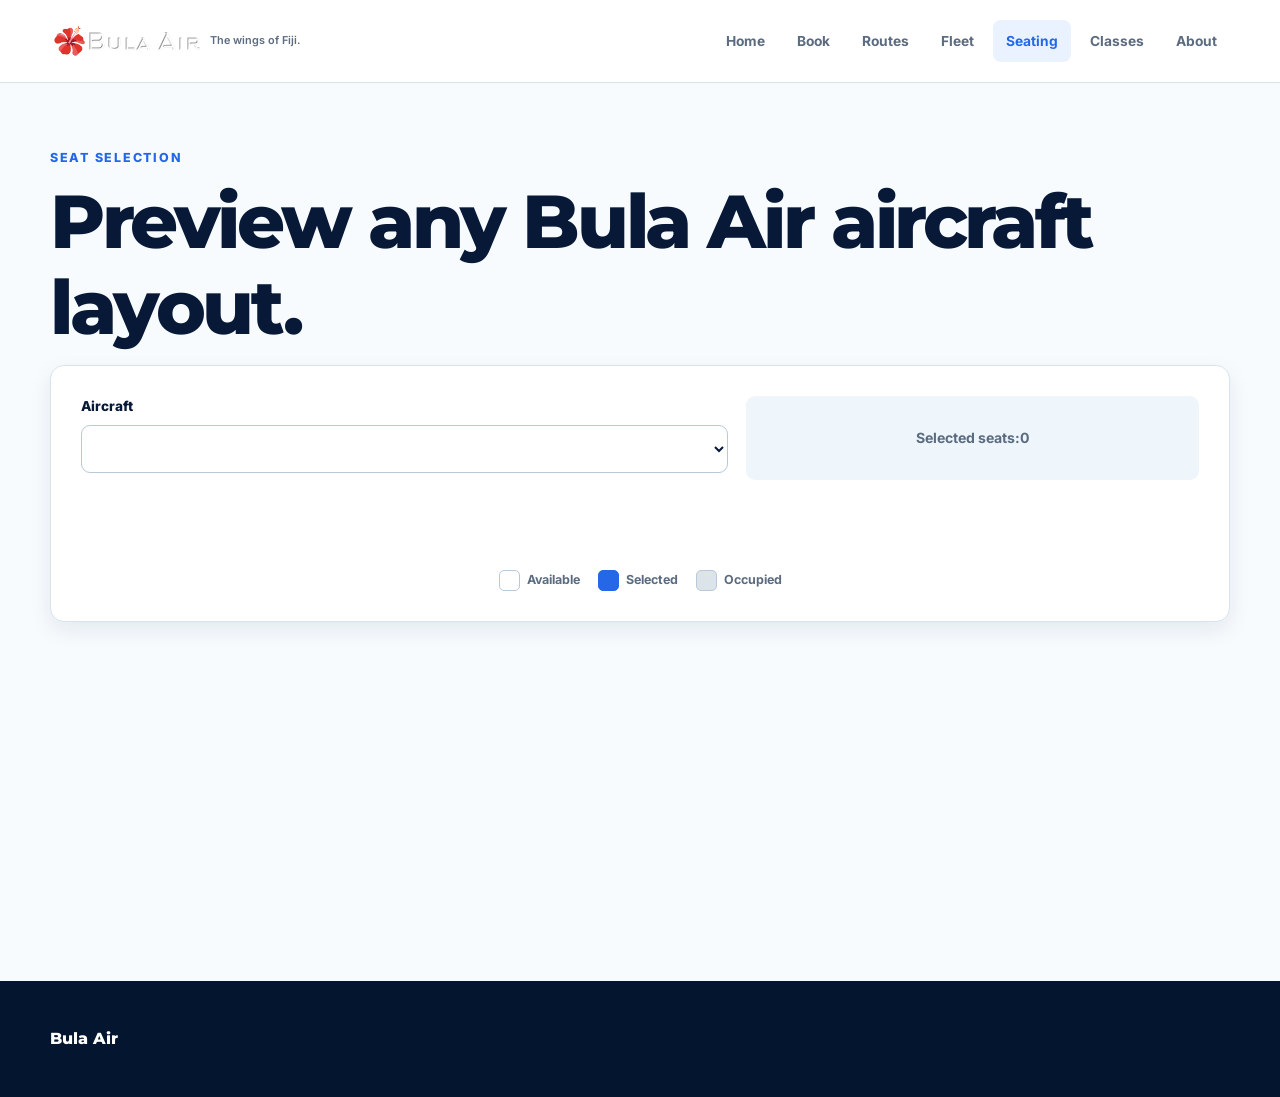
<file: pages/seating.html>
<!doctype html>
<html lang="en">
<head>
  <meta charset="utf-8">
  <meta name="viewport" content="width=device-width, initial-scale=1">
  <title>Seating | Bula Air</title>
  <link rel="icon" href="../assets/images/branding/hibiscus.svg" type="image/svg+xml">
  <link rel="shortcut icon" href="../assets/images/branding/hibiscus.svg">
  <link rel="mask-icon" href="../assets/images/branding/hibiscus.svg" color="#2468e8">
  <link rel="stylesheet" href="../assets/css/style.css">
  <link rel="stylesheet" href="../assets/css/polish.css">
</head>
<body data-page="seating">
  <header class="site-header">
    <div class="container nav-shell">
      <a class="brand brand-logo" href="index.html" aria-label="Bula Air home"><img src="../assets/images/branding/bula-air-logo.png" alt="Bula Air logo"><small>The wings of Fiji.</small></a>
      <nav class="nav-links" aria-label="Main navigation"><a href="index.html">Home</a><a href="booking.html">Book</a><a href="routes.html">Routes</a><a href="fleet.html">Fleet</a><a href="seating.html" aria-current="page">Seating</a><a href="classes.html">Classes</a><a href="about.html">About</a></nav>
    </div>
  </header>
  <main class="container page">
    <p class="eyebrow">Seat selection</p>
    <h1>Preview any Bula Air aircraft layout.</h1>
    <section class="tool-panel">
      <div class="control-row">
        <label><span>Aircraft</span><select id="aircraft-select" class="input"></select></label>
        <div class="selection-summary" aria-live="polite">Selected seats: <strong id="selected-count">0</strong></div>
      </div>
      <div id="seat-map" class="seat-map" aria-label="Aircraft seating map"></div>
      <div class="legend" aria-label="Seat legend"><span><i class="legend-seat available"></i>Available</span><span><i class="legend-seat selected"></i>Selected</span><span><i class="legend-seat occupied"></i>Occupied</span></div>
    </section>
  </main>
  <footer class="site-footer"><div class="container footer-grid"><strong>Bula Air</strong><span></span></div></footer>
  <script src="../assets/js/main.js"></script>
  <script src="../assets/js/booking.js"></script>
</body>
</html>
</file>
<file: assets/css/style.css>
/* =========================================================
   BULA AIR — MAIN STYLESHEET
   ========================================================= */

@import url('https://fonts.googleapis.com/css2?family=Inter:wght@400;500;600;700;800&family=Montserrat:wght@600;700;800&display=swap');

:root {
    --ink: #071936;
    --navy: #082966;
    --navy-dark: #04152f;

    --blue: #2468e8;
    --blue-dark: #1550c5;
    --sky: #b9ddff;
    --aqua: #25b8cf;

    --paper: #ffffff;
    --mist: #eef6fb;
    --soft: #f7fbfe;

    --line: #d7e4ee;
    --line-dark: #b8cad9;

    --muted: #5b6b80;

    --success: #16845b;
    --danger: #c53b48;
    --warning: #b87800;

    --shadow-sm: 0 8px 22px rgba(7, 25, 54, 0.08);
    --shadow: 0 18px 45px rgba(7, 25, 54, 0.12);
    --shadow-lg: 0 25px 65px rgba(7, 25, 54, 0.16);

    --radius-sm: 8px;
    --radius: 14px;
    --radius-lg: 22px;

    --max-width: 1180px;
}


/* =========================================================
   RESET
   ========================================================= */

* {
    box-sizing: border-box;
}

html {
    scroll-behavior: smooth;
}

body {
    margin: 0;
    background: var(--soft);
    color: var(--ink);

    font-family: "Inter", sans-serif;
    line-height: 1.6;
}

img {
    display: block;
    max-width: 100%;
}

button,
input,
select,
textarea {
    font: inherit;
}

button {
    cursor: pointer;
}

a {
    color: inherit;
    text-decoration: none;
}


/* =========================================================
   TYPOGRAPHY
   ========================================================= */

h1,
h2,
h3,
h4,
h5,
h6 {
    margin: 0 0 14px;

    color: var(--ink);

    font-family: "Montserrat", sans-serif;
    font-weight: 800;
    line-height: 1.15;
}

h1 {
    font-size: clamp(2.5rem, 6vw, 4.7rem);
    letter-spacing: -0.045em;
}

h2 {
    font-size: clamp(2rem, 4vw, 3rem);
    letter-spacing: -0.03em;
}

h3 {
    font-size: 1.35rem;
}

p {
    margin: 0 0 16px;
}

.lead {
    max-width: 700px;

    color: var(--muted);
    font-size: 1.08rem;
}

.eyebrow {
    margin-bottom: 10px;

    color: var(--blue);

    font-size: 0.78rem;
    font-weight: 800;
    letter-spacing: 0.14em;
    text-transform: uppercase;
}

.muted {
    color: var(--muted);
}


/* =========================================================
   LAYOUT
   ========================================================= */

.container {
    width: min(var(--max-width), calc(100% - 40px));
    margin: 0 auto;
}

.page {
    min-height: calc(100vh - 82px);
    padding-top: 65px;
    padding-bottom: 80px;
}

.section {
    padding: 80px 0;
}

.section-sm {
    padding: 45px 0;
}


/* =========================================================
   HEADER
   ========================================================= */

.site-header {
    position: sticky;
    top: 0;
    z-index: 1000;

    background: rgba(255, 255, 255, 0.96);
    border-bottom: 1px solid var(--line);

    backdrop-filter: blur(14px);
}

.nav-shell {
    width: min(var(--max-width), calc(100% - 40px));
    min-height: 82px;
    margin: 0 auto;

    display: flex;
    align-items: center;
    justify-content: space-between;
    gap: 30px;
}

.brand {
    display: flex;
    align-items: center;
    gap: 12px;

    color: var(--navy);
    font-family: "Montserrat", sans-serif;
    font-weight: 800;
}

.brand-logo {
    flex-shrink: 0;
}

.brand-logo img {
    width: 42px;
    height: 42px;
    object-fit: contain;
}

.brand-logo small {
    color: var(--muted);
    font-family: "Inter", sans-serif;
    font-size: 0.68rem;
    font-weight: 600;
}

.nav-links {
    display: flex;
    align-items: center;
    gap: 6px;
}

.nav-links a {
    padding: 10px 13px;

    border-radius: 8px;

    color: var(--muted);

    font-size: 0.86rem;
    font-weight: 700;

    transition:
        background 0.2s ease,
        color 0.2s ease,
        transform 0.2s ease;
}

.nav-links a:hover {
    background: var(--mist);
    color: var(--navy);
}

.nav-links a[aria-current="page"] {
    background: #eaf2ff;
    color: var(--blue);
}


/* =========================================================
   HERO
   ========================================================= */

.hero {
    position: relative;
    overflow: hidden;

    padding: 100px 0;

    background:
        radial-gradient(
            circle at 85% 20%,
            rgba(37, 184, 207, 0.22),
            transparent 30%
        ),
        radial-gradient(
            circle at 10% 80%,
            rgba(36, 104, 232, 0.15),
            transparent 35%
        ),
        var(--paper);
}

.hero-content {
    max-width: 780px;
}

.hero p {
    max-width: 680px;
    color: var(--muted);
}


/* =========================================================
   BUTTONS
   ========================================================= */

.button,
button {
    border: 0;
    border-radius: 9px;

    padding: 13px 20px;

    font-weight: 800;

    transition:
        background 0.18s ease,
        color 0.18s ease,
        transform 0.18s ease,
        box-shadow 0.18s ease;
}

.button:hover,
button:hover {
    transform: translateY(-1px);
}

.button-primary,
.booking-submit {
    background: var(--blue);
    color: white;

    box-shadow:
        0 8px 20px rgba(36, 104, 232, 0.22);
}

.button-primary:hover,
.booking-submit:hover {
    background: var(--blue-dark);

    box-shadow:
        0 12px 25px rgba(36, 104, 232, 0.28);
}

.button-secondary {
    background: var(--mist);
    color: var(--navy);
}

.button-secondary:hover {
    background: #deedf8;
}


/* =========================================================
   PANELS / CARDS
   ========================================================= */

.card,
.tool-panel,
.booking-layout,
.confirmation-panel {
    background: var(--paper);

    border: 1px solid var(--line);
    border-radius: var(--radius);

    box-shadow: var(--shadow-sm);
}

.card {
    padding: 24px;
}

.tool-panel {
    padding: 30px;
}

.booking-layout {
    padding: 32px;
}


/* =========================================================
   FORM ELEMENTS
   ========================================================= */

.form-grid {
    display: grid;
    grid-template-columns: repeat(2, minmax(0, 1fr));
    gap: 18px;
}

.form-grid label {
    margin: 0;
}

label {
    display: block;

    margin-bottom: 7px;

    color: var(--ink);

    font-size: 0.85rem;
    font-weight: 800;
}

label span {
    display: block;
    margin-bottom: 7px;
}

.input,
input,
select,
textarea {
    width: 100%;

    min-height: 48px;

    padding: 12px 14px;

    border: 1px solid var(--line-dark);
    border-radius: 9px;

    outline: none;

    background: var(--paper);
    color: var(--ink);

    transition:
        border-color 0.2s ease,
        box-shadow 0.2s ease;
}

.input:focus,
input:focus,
select:focus,
textarea:focus {
    border-color: var(--blue);

    box-shadow:
        0 0 0 3px rgba(36, 104, 232, 0.12);
}

input[type="radio"] {
    width: auto;
    min-height: auto;
    accent-color: var(--blue);
}


/* =========================================================
   BOOKING HEADER
   ========================================================= */

.booking-page {
    padding-top: 65px;
}

.booking-header {
    max-width: 800px;
    margin-bottom: 38px;
}


/* =========================================================
   BOOKING PROGRESS
   ========================================================= */

.booking-steps {
    display: flex;
    align-items: center;

    margin: 0 0 30px;
    padding: 0;

    list-style: none;

    overflow-x: auto;
}

.booking-steps li {
    display: flex;
    align-items: center;
    gap: 8px;

    color: var(--muted);

    font-size: 0.78rem;
    font-weight: 800;

    white-space: nowrap;
}

.booking-steps li b {
    width: 30px;
    height: 30px;

    display: grid;
    place-items: center;

    border: 1px solid var(--line-dark);
    border-radius: 50%;

    background: white;
    color: var(--muted);

    font-size: 0.72rem;
}

.booking-steps li.active {
    color: var(--blue);
}

.booking-steps li.active b {
    border-color: var(--blue);
    background: var(--blue);
    color: white;
}

.booking-steps li:not(:last-child)::after {
    content: "";

    width: 45px;
    height: 1px;

    margin: 0 13px;

    background: var(--line-dark);
}


/* =========================================================
   BOOKING SEARCH
   ========================================================= */

#booking-search {
    width: 100%;
}

.trip-type {
    display: flex;
    align-items: center;
    gap: 25px;

    margin-bottom: 24px;
    padding-bottom: 18px;

    border-bottom: 1px solid var(--line);
}

.trip-type label {
    display: flex;
    align-items: center;
    gap: 8px;

    margin: 0;

    cursor: pointer;
}

.search-grid {
    display: grid;

    grid-template-columns:
        minmax(150px, 1fr)
        minmax(150px, 1fr)
        minmax(150px, 1fr)
        minmax(130px, 0.8fr)
        auto;

    gap: 16px;

    align-items: end;
}

.search-field {
    min-width: 0;
}

.search-button {
    min-height: 48px;
    white-space: nowrap;
}


/* =========================================================
   BOOKING STATUS
   ========================================================= */

.booking-status {
    margin-top: 20px;
    padding: 13px 16px;

    border: 1px solid transparent;
    border-radius: 9px;

    background: var(--mist);
    color: var(--muted);

    font-size: 0.88rem;
    font-weight: 600;
}

.booking-status.success {
    background: #e8f7f0;
    border-color: #c8eadb;
    color: var(--success);
}

.booking-status.error {
    background: #fff0f1;
    border-color: #f0c9cd;
    color: var(--danger);
}

.booking-submit {
    width: 100%;
    margin-top: 22px;
}


/* =========================================================
   FLIGHT RESULTS
   ========================================================= */

#flight-results {
    margin-top: 35px;
}

.flight-card {
    display: grid;

    grid-template-columns: minmax(0, 1fr) auto;

    gap: 25px;

    margin-bottom: 16px;
    padding: 24px;

    background: var(--paper);

    border: 1px solid var(--line);
    border-radius: var(--radius);

    box-shadow: var(--shadow-sm);

    transition:
        transform 0.2s ease,
        box-shadow 0.2s ease;
}

.flight-card:hover {
    transform: translateY(-2px);
    box-shadow: var(--shadow);
}

.flight-route {
    display: flex;
    align-items: center;
    gap: 20px;
}

.flight-airport {
    font-family: "Montserrat", sans-serif;
    font-size: 1.7rem;
    font-weight: 800;
}

.flight-arrow {
    color: var(--blue);
    font-size: 1.4rem;
    font-weight: 800;
}

.flight-meta {
    margin-top: 4px;

    color: var(--muted);

    font-size: 0.84rem;
}

.flight-price {
    margin-bottom: 3px;

    color: var(--navy);

    font-family: "Montserrat", sans-serif;
    font-size: 1.4rem;
    font-weight: 800;

    text-align: right;
}

.flight-card button {
    margin-top: 10px;
}


/* =========================================================
   PASSENGER DETAILS
   ========================================================= */

#passenger-forms {
    margin-top: 25px;
}

#passenger-forms .card {
    box-shadow: none;
}


/* =========================================================
   SEAT MAP
   ========================================================= */

.seat-map {
    width: 100%;

    overflow-x: auto;

    padding: 25px 10px 40px;
}

.seat-row {
    display: flex;
    align-items: center;
    justify-content: center;

    gap: 6px;

    min-width: max-content;

    margin: 7px 0;
}

.row-number {
    width: 30px;
    flex: 0 0 30px;

    color: var(--muted);

    font-size: 0.72rem;
    font-weight: 800;

    text-align: center;
}

.seat {
    width: 42px;
    height: 38px;

    flex: 0 0 42px;

    display: grid;
    place-items: center;

    padding: 0;

    border: 1px solid var(--line-dark);
    border-radius: 8px;

    background: white;
    color: var(--ink);

    font-size: 0.67rem;
    font-weight: 800;

    cursor: pointer;

    transition:
        transform 0.15s ease,
        background 0.15s ease,
        border-color 0.15s ease,
        color 0.15s ease;
}

.seat:hover {
    transform: translateY(-2px);
    border-color: var(--blue);
}

.seat.available {
    background: white;
    color: var(--ink);
}

.seat.selected {
    background: var(--blue);
    border-color: var(--blue);
    color: white;

    box-shadow:
        0 5px 14px rgba(36, 104, 232, 0.25);
}

.seat.occupied {
    background: #dce3e9;
    border-color: #c6d0d8;
    color: #7c8994;

    cursor: not-allowed;
}

.seat.occupied:hover {
    transform: none;
}

.seat-aisle {
    width: 25px;
    flex: 0 0 25px;
}


/* =========================================================
   SEAT SELECTION SUMMARY
   ========================================================= */

.control-row {
    display: grid;
    grid-template-columns: minmax(0, 1fr) minmax(200px, 0.7fr);

    gap: 18px;
}

.selection-summary {
    min-height: 48px;

    display: flex;
    align-items: center;
    justify-content: center;

    padding: 12px 16px;

    border-radius: 9px;

    background: var(--mist);
    color: var(--muted);

    font-size: 0.88rem;
    font-weight: 700;
}


/* =========================================================
   SEAT LEGEND
   ========================================================= */

.legend,
.seat-legend {
    display: flex;
    justify-content: center;
    align-items: center;

    flex-wrap: wrap;

    gap: 18px;

    margin-top: 25px;

    color: var(--muted);

    font-size: 0.78rem;
    font-weight: 700;
}

.legend span,
.seat-legend-item {
    display: flex;
    align-items: center;
    gap: 7px;
}

.legend-seat,
.seat-legend-box {
    width: 21px;
    height: 21px;

    display: inline-block;

    border: 1px solid var(--line-dark);
    border-radius: 5px;
}

.legend-seat.available,
.seat-legend-box.available {
    background: white;
}

.legend-seat.selected,
.seat-legend-box.selected {
    background: var(--blue);
    border-color: var(--blue);
}

.legend-seat.occupied,
.seat-legend-box.occupied {
    background: #dce3e9;
}


/* =========================================================
   AIRCRAFT / CABIN DISPLAY
   ========================================================= */

.seat-section-title {
    margin: 35px 0 15px;

    color: var(--navy);

    font-family: "Montserrat", sans-serif;
    font-size: 1rem;
    font-weight: 800;

    text-align: center;
    text-transform: uppercase;
    letter-spacing: 0.08em;
}

.deck-title {
    margin: 25px 0 15px;
    padding: 10px 15px;

    border-radius: 8px;

    background: var(--navy);
    color: white;

    font-family: "Montserrat", sans-serif;
    font-weight: 800;

    text-align: center;
}

.snack-bar {
    width: min(500px, 90%);

    margin: 18px auto;
    padding: 9px 14px;

    border: 1px dashed var(--line-dark);
    border-radius: 8px;

    background: var(--mist);
    color: var(--muted);

    font-size: 0.75rem;
    font-weight: 700;

    text-align: center;
}

.cabin {
    margin-bottom: 40px;
}

.cabin-header {
    margin-bottom: 20px;
    text-align: center;
}

.cabin-header p {
    color: var(--muted);
}


/* =========================================================
   PREMIUM / BUSINESS / FIRST SEATS
   ========================================================= */

.business-seat {
    width: 52px;
    height: 58px;

    flex-basis: 52px;

    border-radius: 12px;
}

.first-seat {
    width: 68px;
    height: 68px;

    flex-basis: 68px;

    border-radius: 15px;
}

.suite-seat {
    width: 76px;
    height: 72px;

    flex-basis: 76px;

    border-radius: 16px;
}


/* =========================================================
   BOOKING SUMMARY
   ========================================================= */

.booking-summary {
    display: grid;
    gap: 0;

    margin: 25px 0;
    padding: 6px 20px;

    background: var(--mist);
    border-radius: var(--radius);
}

.booking-summary-row {
    display: flex;
    justify-content: space-between;
    align-items: flex-start;

    gap: 25px;

    padding: 15px 0;

    border-bottom: 1px solid var(--line);
}

.booking-summary-row:last-child {
    border-bottom: 0;
}

.booking-summary-label {
    color: var(--muted);
}

.booking-summary-value {
    max-width: 65%;

    color: var(--ink);

    font-weight: 800;
    text-align: right;
}


/* =========================================================
   CONFIRMATION
   ========================================================= */

.confirmation-panel {
    max-width: 850px;

    margin: 40px auto;
    padding: 45px;

    text-align: center;

    box-shadow: var(--shadow);
}

.confirmation-icon {
    width: 72px;
    height: 72px;

    display: grid;
    place-items: center;

    margin: 0 auto 22px;

    border-radius: 50%;

    background: #e8f7f0;
    color: var(--success);

    font-size: 2rem;
    font-weight: 800;
}

.confirmation-panel .booking-summary {
    margin-top: 30px;

    text-align: left;
}


/* =========================================================
   TABLES
   ========================================================= */

table {
    width: 100%;
    border-collapse: collapse;
}

th,
td {
    padding: 14px 12px;

    border-bottom: 1px solid var(--line);

    text-align: left;
}

th {
    background: var(--mist);

    font-family: "Montserrat", sans-serif;
    font-size: 0.8rem;
}


/* =========================================================
   BADGES
   ========================================================= */

.badge {
    display: inline-flex;
    align-items: center;

    padding: 5px 9px;

    border-radius: 999px;

    background: var(--mist);
    color: var(--navy);

    font-size: 0.7rem;
    font-weight: 800;
}

.badge-blue {
    background: #e8f0ff;
    color: var(--blue);
}

.badge-success {
    background: #e8f7f0;
    color: var(--success);
}


/* =========================================================
   GRID UTILITIES
   ========================================================= */

.grid-2 {
    display: grid;
    grid-template-columns: repeat(2, minmax(0, 1fr));
    gap: 24px;
}

.grid-3 {
    display: grid;
    grid-template-columns: repeat(3, minmax(0, 1fr));
    gap: 24px;
}

.grid-4 {
    display: grid;
    grid-template-columns: repeat(4, minmax(0, 1fr));
    gap: 24px;
}

.text-center {
    text-align: center;
}

.hidden {
    display: none !important;
}


/* =========================================================
   FOOTER
   ========================================================= */

.site-footer {
    margin-top: 80px;
    padding: 45px 0;

    background: var(--navy-dark);
    color: rgba(255, 255, 255, 0.72);
}

.footer-grid {
    display: flex;
    align-items: center;
    justify-content: space-between;
    gap: 20px;
}

.site-footer strong {
    color: white;

    font-family: "Montserrat", sans-serif;
    font-weight: 800;
}


/* =========================================================
   RESPONSIVE — TABLET
   ========================================================= */

@media (max-width: 1000px) {

    .search-grid {
        grid-template-columns: repeat(2, minmax(0, 1fr));
    }

    .search-button {
        width: 100%;
    }

    .grid-4 {
        grid-template-columns: repeat(2, minmax(0, 1fr));
    }

    .booking-steps {
        padding-bottom: 8px;
    }
}


/* =========================================================
   RESPONSIVE — MOBILE
   ========================================================= */

@media (max-width: 760px) {

    .container,
    .nav-shell {
        width: min(100% - 28px, var(--max-width));
    }

    .nav-shell {
        min-height: 70px;
        gap: 12px;
    }

    .brand-logo small {
        display: none;
    }

    .nav-links {
        overflow-x: auto;
        gap: 2px;
    }

    .nav-links a {
        padding: 8px 9px;
        font-size: 0.75rem;
        white-space: nowrap;
    }

    .page {
        padding-top: 45px;
        padding-bottom: 60px;
    }

    .hero {
        padding: 70px 0;
    }

    .section {
        padding: 55px 0;
    }

    .tool-panel,
    .booking-layout {
        padding: 22px;
        border-radius: 16px;
    }

    .form-grid,
    .control-row,
    .grid-2,
    .grid-3,
    .grid-4 {
        grid-template-columns: 1fr;
    }

    .search-grid {
        grid-template-columns: 1fr;
    }

    .flight-card {
        grid-template-columns: 1fr;
    }

    .flight-price {
        text-align: left;
    }

    .flight-route {
        gap: 12px;
    }

    .booking-steps li:not(:last-child)::after {
        width: 18px;
        margin: 0 7px;
    }

    .confirmation-panel {
        margin: 25px auto;
        padding: 30px 20px;
    }

    .footer-grid {
        flex-direction: column;
        align-items: flex-start;
    }
}


/* =========================================================
   RESPONSIVE — SMALL MOBILE
   ========================================================= */

@media (max-width: 520px) {

    h1 {
        font-size: 2.35rem;
    }

    h2 {
        font-size: 1.9rem;
    }

    .brand-logo img {
        width: 36px;
        height: 36px;
    }

    .trip-type {
        flex-direction: column;
        align-items: flex-start;
        gap: 12px;
    }

    .flight-airport {
        font-size: 1.35rem;
    }

    .flight-arrow {
        font-size: 1.1rem;
    }

    .seat {
        width: 35px;
        height: 34px;
        flex-basis: 35px;

        font-size: 0.6rem;
    }

    .row-number {
        width: 23px;
        flex-basis: 23px;
    }

    .seat-row {
        gap: 4px;
    }

    .seat-aisle {
        width: 18px;
        flex-basis: 18px;
    }

    .legend,
    .seat-legend {
        gap: 10px;
    }

    .booking-summary-row {
        flex-direction: column;
        gap: 4px;
    }

    .booking-summary-value {
        max-width: 100%;
        text-align: left;
    }
}
</file>
<file: assets/css/polish.css>
/* =========================================================
   BULA AIR — FLEET PAGE
   PREMIUM AIRLINE FLEET CATALOGUE
   ========================================================= */


/* =========================================================
   HERO
   ========================================================= */

.fleet-hero {
  padding: 42px 0 36px !important;
  min-height: 0 !important;

  background:
    radial-gradient(
      circle at 85% 10%,
      rgba(36, 104, 232, 0.11),
      transparent 35%
    ),
    linear-gradient(
      135deg,
      #f5faff 0%,
      #edf5ff 55%,
      #ffffff 100%
    ) !important;
}

.fleet-hero-inner {
  min-height: 0 !important;
}

.fleet-hero-copy {
  max-width: 780px !important;
}

.fleet-hero .eyebrow {
  margin-bottom: 8px !important;
  font-size: 0.7rem !important;
  letter-spacing: 0.14em !important;
}

.fleet-hero h1 {
  max-width: 780px !important;
  margin: 0 !important;

  font-size: clamp(2.5rem, 5vw, 4.3rem) !important;
  line-height: 0.98 !important;
  letter-spacing: -0.045em !important;
}

.fleet-hero .lead {
  max-width: 650px !important;
  margin-top: 14px !important;

  font-size: 0.92rem !important;
  line-height: 1.55 !important;
}


/* =========================================================
   HERO STATS
   ========================================================= */

.fleet-hero-stats {
  display: flex !important;
  gap: 10px !important;
  margin-top: 20px !important;
}

.fleet-hero-stats > div {
  min-width: 125px !important;
  padding: 9px 13px !important;

  border-radius: 9px !important;

  background: rgba(255, 255, 255, 0.78) !important;
  border: 1px solid rgba(30, 70, 130, 0.10) !important;
}

.fleet-hero-stats strong {
  font-size: 0.82rem !important;
}

.fleet-hero-stats span {
  font-size: 0.65rem !important;
}


/* =========================================================
   FLEET SECTION
   ========================================================= */

.fleet-section {
  padding: 44px 0 58px !important;
}

.fleet-section-heading {
  display: flex !important;
  align-items: end !important;
  justify-content: space-between !important;

  margin-bottom: 24px !important;
}

.fleet-section-heading h2 {
  margin: 0 !important;

  font-size: 2rem !important;
  line-height: 1.05 !important;
}

.fleet-section-heading > p {
  max-width: 360px !important;

  margin: 0 !important;

  font-size: 0.78rem !important;
  line-height: 1.5 !important;

  text-align: right !important;
}


/* =========================================================
   AIRCRAFT GRID
   ========================================================= */

.fleet-grid {
  display: grid !important;

  grid-template-columns:
    repeat(2, minmax(0, 1fr)) !important;

  gap: 20px !important;

  align-items: start !important;
}


/* =========================================================
   STANDARD AIRCRAFT CARD
   ========================================================= */

.fleet-card {
  display: flex !important;
  flex-direction: column !important;

  min-width: 0 !important;
  min-height: 0 !important;
  height: auto !important;

  overflow: hidden !important;

  border: 1px solid rgba(20, 55, 105, 0.10) !important;
  border-radius: 15px !important;

  background: #ffffff !important;

  box-shadow:
    0 7px 24px rgba(24, 55, 105, 0.075) !important;

  transition:
    transform 0.2s ease,
    box-shadow 0.2s ease !important;
}

.fleet-card:hover {
  transform: translateY(-3px) !important;

  box-shadow:
    0 14px 32px rgba(24, 55, 105, 0.12) !important;
}


/* =========================================================
   STANDARD AIRCRAFT IMAGE
   ========================================================= */

.fleet-image-wrap {
  display: flex !important;

  align-items: center !important;
  justify-content: center !important;

  width: 100% !important;
  height: 165px !important;

  padding: 16px 24px !important;

  background:
    radial-gradient(
      circle at center,
      rgba(36, 104, 232, 0.075),
      transparent 68%
    ),
    linear-gradient(
      180deg,
      #f8fbff,
      #edf5ff
    ) !important;

  overflow: hidden !important;
}

.fleet-image-wrap img {
  display: block !important;

  width: 100% !important;
  height: 125px !important;

  object-fit: contain !important;

  margin: 0 !important;

  transition: transform 0.25s ease !important;
}

.fleet-card:hover .fleet-image-wrap img {
  transform: scale(1.025) !important;
}


/* =========================================================
   STANDARD CARD BODY
   ========================================================= */

.fleet-card-body {
  padding: 17px 19px 19px !important;
}


/* =========================================================
   KICKER
   ========================================================= */

.fleet-kicker {
  display: flex !important;

  align-items: center !important;
  justify-content: space-between !important;

  gap: 8px !important;

  margin-bottom: 7px !important;

  font-size: 0.68rem !important;
}

.fleet-kicker span {
  color: #6b7c93 !important;
  font-weight: 600 !important;
}

.fleet-kicker strong {
  padding: 4px 7px !important;

  border-radius: 6px !important;

  background: #eef5ff !important;
  color: #2468e8 !important;

  font-size: 0.62rem !important;
  font-weight: 800 !important;

  white-space: nowrap !important;
}


/* =========================================================
   AIRCRAFT NAME
   ========================================================= */

.fleet-card h2 {
  margin: 0 0 6px !important;

  font-size: 1.3rem !important;
  line-height: 1.08 !important;

  letter-spacing: -0.025em !important;

  color: #10213f !important;
}


/* =========================================================
   DESCRIPTION
   ========================================================= */

.fleet-card p {
  margin: 0 !important;

  min-height: 42px !important;

  font-size: 0.74rem !important;
  line-height: 1.5 !important;

  color: #68788f !important;
}


/* =========================================================
   STATS
   ========================================================= */

.fleet-stats {
  display: grid !important;

  grid-template-columns:
    repeat(2, minmax(0, 1fr)) !important;

  gap: 7px !important;

  margin: 14px 0 !important;
}

.fleet-stats span {
  display: flex !important;

  align-items: baseline !important;

  gap: 4px !important;

  padding: 8px 10px !important;

  border-radius: 8px !important;

  background: #f5f8fc !important;

  color: #718096 !important;

  font-size: 0.62rem !important;
}

.fleet-stats span strong {
  color: #10213f !important;

  font-size: 0.8rem !important;
}


/* =========================================================
   CARD BUTTON
   ========================================================= */

.fleet-card .button {
  display: flex !important;

  align-items: center !important;
  justify-content: center !important;

  width: 100% !important;

  min-height: 35px !important;

  padding: 7px 12px !important;

  border-radius: 8px !important;

  font-size: 0.7rem !important;
  font-weight: 750 !important;

  text-decoration: none !important;
}


/* =========================================================
   FLAGSHIP CARD
   =========================================================
   
   The featured aircraft occupies the entire top row.
   Image on the left, information on the right.
   ========================================================= */

.fleet-card-featured {
  grid-column: 1 / -1 !important;
  grid-row: auto !important;

  display: grid !important;

  grid-template-columns:
    minmax(0, 1.25fr)
    minmax(340px, 0.75fr) !important;

  min-height: 290px !important;

  border-radius: 18px !important;

  overflow: hidden !important;

  transform: none !important;

  background: #ffffff !important;

  box-shadow:
    0 10px 32px rgba(24, 55, 105, 0.09) !important;
}

.fleet-card-featured:hover {
  transform: translateY(-3px) !important;
}


/* ---------- FLAGSHIP IMAGE ---------- */

.fleet-card-featured .fleet-image-wrap {
  height: 100% !important;
  min-height: 290px !important;

  padding: 28px 34px !important;

  background:
    radial-gradient(
      circle at center,
      rgba(36, 104, 232, 0.11),
      transparent 67%
    ),
    linear-gradient(
      135deg,
      #f7fbff,
      #e9f3ff
    ) !important;
}

.fleet-card-featured .fleet-image-wrap img {
  width: 100% !important;
  height: 205px !important;

  object-fit: contain !important;
}


/* ---------- FLAGSHIP BODY ---------- */

.fleet-card-featured .fleet-card-body {
  display: flex !important;
  flex-direction: column !important;
  justify-content: center !important;

  padding: 30px 32px !important;
}

.fleet-card-featured .fleet-kicker {
  margin-bottom: 9px !important;

  font-size: 0.72rem !important;
}

.fleet-card-featured .fleet-kicker strong {
  padding: 5px 8px !important;

  font-size: 0.64rem !important;
}

.fleet-card-featured h2 {
  margin-bottom: 8px !important;

  font-size: 1.9rem !important;
  line-height: 1.05 !important;
}

.fleet-card-featured p {
  min-height: 0 !important;

  max-width: 470px !important;

  font-size: 0.78rem !important;
  line-height: 1.55 !important;
}

.fleet-card-featured .fleet-stats {
  margin: 17px 0 !important;
}

.fleet-card-featured .fleet-stats span {
  padding: 9px 11px !important;

  font-size: 0.63rem !important;
}

.fleet-card-featured .fleet-stats span strong {
  font-size: 0.82rem !important;
}

.fleet-card-featured .button {
  max-width: 220px !important;

  min-height: 38px !important;

  font-size: 0.72rem !important;
}


/* =========================================================
   CTA
   ========================================================= */

.fleet-cta {
  padding: 38px 0 !important;
}

.fleet-cta-inner {
  display: flex !important;

  align-items: center !important;
  justify-content: space-between !important;

  gap: 25px !important;
}

.fleet-cta h2 {
  margin: 0 !important;

  font-size: 1.8rem !important;
}

.fleet-cta p:not(.eyebrow) {
  max-width: 500px !important;

  margin-top: 7px !important;

  font-size: 0.78rem !important;
  line-height: 1.5 !important;
}

.fleet-cta .button {
  min-height: 40px !important;

  padding: 9px 17px !important;

  font-size: 0.76rem !important;
}


/* =========================================================
   TABLET
   ========================================================= */

@media (max-width: 1000px) {

  .fleet-grid {
    grid-template-columns:
      repeat(2, minmax(0, 1fr)) !important;

    gap: 16px !important;
  }

  .fleet-card-featured {
    grid-template-columns:
      minmax(0, 1fr)
      minmax(280px, 0.8fr) !important;
  }

  .fleet-card-featured .fleet-image-wrap {
    min-height: 260px !important;
  }

  .fleet-card-featured .fleet-image-wrap img {
    height: 175px !important;
  }

  .fleet-card-featured .fleet-card-body {
    padding: 24px !important;
  }

  .fleet-card-featured h2 {
    font-size: 1.6rem !important;
  }
}


/* =========================================================
   MOBILE
   ========================================================= */

@media (max-width: 650px) {

  .fleet-hero {
    padding: 34px 0 30px !important;
  }

  .fleet-hero h1 {
    font-size: 2.5rem !important;
  }

  .fleet-hero-stats {
    display: grid !important;

    grid-template-columns:
      repeat(2, minmax(0, 1fr)) !important;
  }

  .fleet-hero-stats > div {
    min-width: 0 !important;
  }

  .fleet-section {
    padding: 32px 0 42px !important;
  }

  .fleet-section-heading {
    display: block !important;
  }

  .fleet-section-heading > p {
    margin-top: 8px !important;

    text-align: left !important;
  }

  .fleet-grid {
    grid-template-columns: 1fr !important;

    gap: 14px !important;
  }


  /* ---------- MOBILE FLAGSHIP ---------- */

  .fleet-card-featured {
    grid-column: auto !important;

    display: flex !important;
    flex-direction: column !important;

    min-height: 0 !important;
  }

  .fleet-card-featured .fleet-image-wrap {
    height: 180px !important;
    min-height: 180px !important;

    padding: 18px !important;
  }

  .fleet-card-featured .fleet-image-wrap img {
    height: 145px !important;
  }

  .fleet-card-featured .fleet-card-body {
    padding: 17px !important;
  }

  .fleet-card-featured h2 {
    font-size: 1.5rem !important;
  }

  .fleet-card-featured .button {
    max-width: none !important;
  }


  /* ---------- STANDARD CARDS ---------- */

  .fleet-image-wrap {
    height: 145px !important;

    padding: 12px 18px !important;
  }

  .fleet-image-wrap img {
    height: 110px !important;
  }

  .fleet-card-body {
    padding: 14px 15px 16px !important;
  }

  .fleet-card h2 {
    font-size: 1.2rem !important;
  }


  /* ---------- CTA ---------- */

  .fleet-cta-inner {
    align-items: flex-start !important;

    flex-direction: column !important;
  }

  .fleet-cta .button {
    width: 100% !important;
  }
}

.fleet-section {
  padding: 36px 0 48px !important;
}

.fleet-section-heading {
  margin-bottom: 18px !important;
}

.fleet-grid {
  gap: 15px !important;
}

/* Standard cards */
.fleet-image-wrap {
  height: 140px !important;
  padding: 12px 20px !important;
}

.fleet-image-wrap img {
  height: 105px !important;
}

.fleet-card-body {
  padding: 13px 15px 15px !important;
}

.fleet-card h2 {
  font-size: 1.15rem !important;
}

.fleet-card p {
  min-height: 36px !important;
  font-size: 0.7rem !important;
}

.fleet-stats {
  margin: 10px 0 !important;
  gap: 6px !important;
}

.fleet-stats span {
  padding: 7px 8px !important;
}

.fleet-card .button {
  min-height: 32px !important;
}


/* =========================================================
   FLAGSHIP — MEDIUM SIZE
   ========================================================= */

.fleet-card-featured {
  grid-template-columns:
    minmax(0, 1.2fr)
    minmax(300px, 0.8fr) !important;

  min-height: 245px !important;

  border-radius: 15px !important;
}

.fleet-card-featured .fleet-image-wrap {
  min-height: 245px !important;
  height: 100% !important;
  padding: 22px 26px !important;
}

.fleet-card-featured .fleet-image-wrap img {
  height: 170px !important;
}

.fleet-card-featured .fleet-card-body {
  padding: 23px 25px !important;
}

.fleet-card-featured h2 {
  font-size: 1.65rem !important;
}

.fleet-card-featured p {
  font-size: 0.72rem !important;
}

.fleet-card-featured .fleet-stats {
  margin: 12px 0 !important;
}

.fleet-card-featured .button {
  min-height: 35px !important;
}


/* =========================================================
   TABLET
   ========================================================= */

@media (max-width: 1000px) {

  .fleet-card-featured {
    grid-template-columns:
      minmax(0, 1fr)
      minmax(260px, 0.8fr) !important;

    min-height: 220px !important;
  }

  .fleet-card-featured .fleet-image-wrap {
    min-height: 220px !important;
  }

  .fleet-card-featured .fleet-image-wrap img {
    height: 150px !important;
  }
}


/* =========================================================
   MOBILE
   ========================================================= */

@media (max-width: 650px) {

  .fleet-image-wrap {
    height: 130px !important;
  }

  .fleet-image-wrap img {
    height: 98px !important;
  }

  .fleet-card-featured .fleet-image-wrap {
    height: 160px !important;
    min-height: 160px !important;
  }

  .fleet-card-featured .fleet-image-wrap img {
    height: 125px !important;
  }

  .fleet-card-featured .fleet-card-body {
    padding: 14px 15px 16px !important;
  }

  .fleet-card-featured h2 {
    font-size: 1.4rem !important;
  }
}

/* =========================================================
   BULA AIR — NAVBAR BRAND PROTECTION
   ========================================================= */

.site-header .brand-logo {
  display: flex !important;
  align-items: center !important;
  gap: 10px !important;

  width: auto !important;
  height: auto !important;

  flex-shrink: 0 !important;
}

.site-header .brand-logo img {
  display: block !important;

  width: 150px !important;
  height: auto !important;

  max-width: 150px !important;
  max-height: none !important;

  object-fit: contain !important;
}

.site-header .brand-logo small {
  display: block !important;

  white-space: nowrap !important;
}
/* =========================================================
   ECHO UNITED ALLIANCES — SIMPLE STILL IMAGE
   ========================================================= */

.site-header .nav-shell .brand-tagline {
  display: flex !important;
  align-items: center !important;
  gap: 9px !important;
}

.site-header .nav-shell a.alliance-badge {
  display: block !important;
  width: 42px !important;
  height: 42px !important;
  margin: 0 !important;
  padding: 0 !important;
  background: none !important;
  border: none !important;
  border-radius: 0 !important;
  box-shadow: none !important;
  overflow: visible !important;
  text-decoration: none !important;
}

.site-header .nav-shell a.alliance-badge img {
  display: block !important;
  width: 42px !important;
  height: 42px !important;
  margin: 0 !important;
  padding: 0 !important;
  object-fit: contain !important;
  border: none !important;
  border-radius: 0 !important;
  background: transparent !important;
  box-shadow: none !important;
}

.site-header .nav-shell a.alliance-badge:hover {
  transform: none !important;
  box-shadow: none !important;
}

@media (max-width: 650px) {
  .site-header .nav-shell a.alliance-badge {
    width: 34px !important;
    height: 34px !important;
  }

  .site-header .nav-shell a.alliance-badge img {
    width: 34px !important;
    height: 34px !important;
  }
}
</file>
